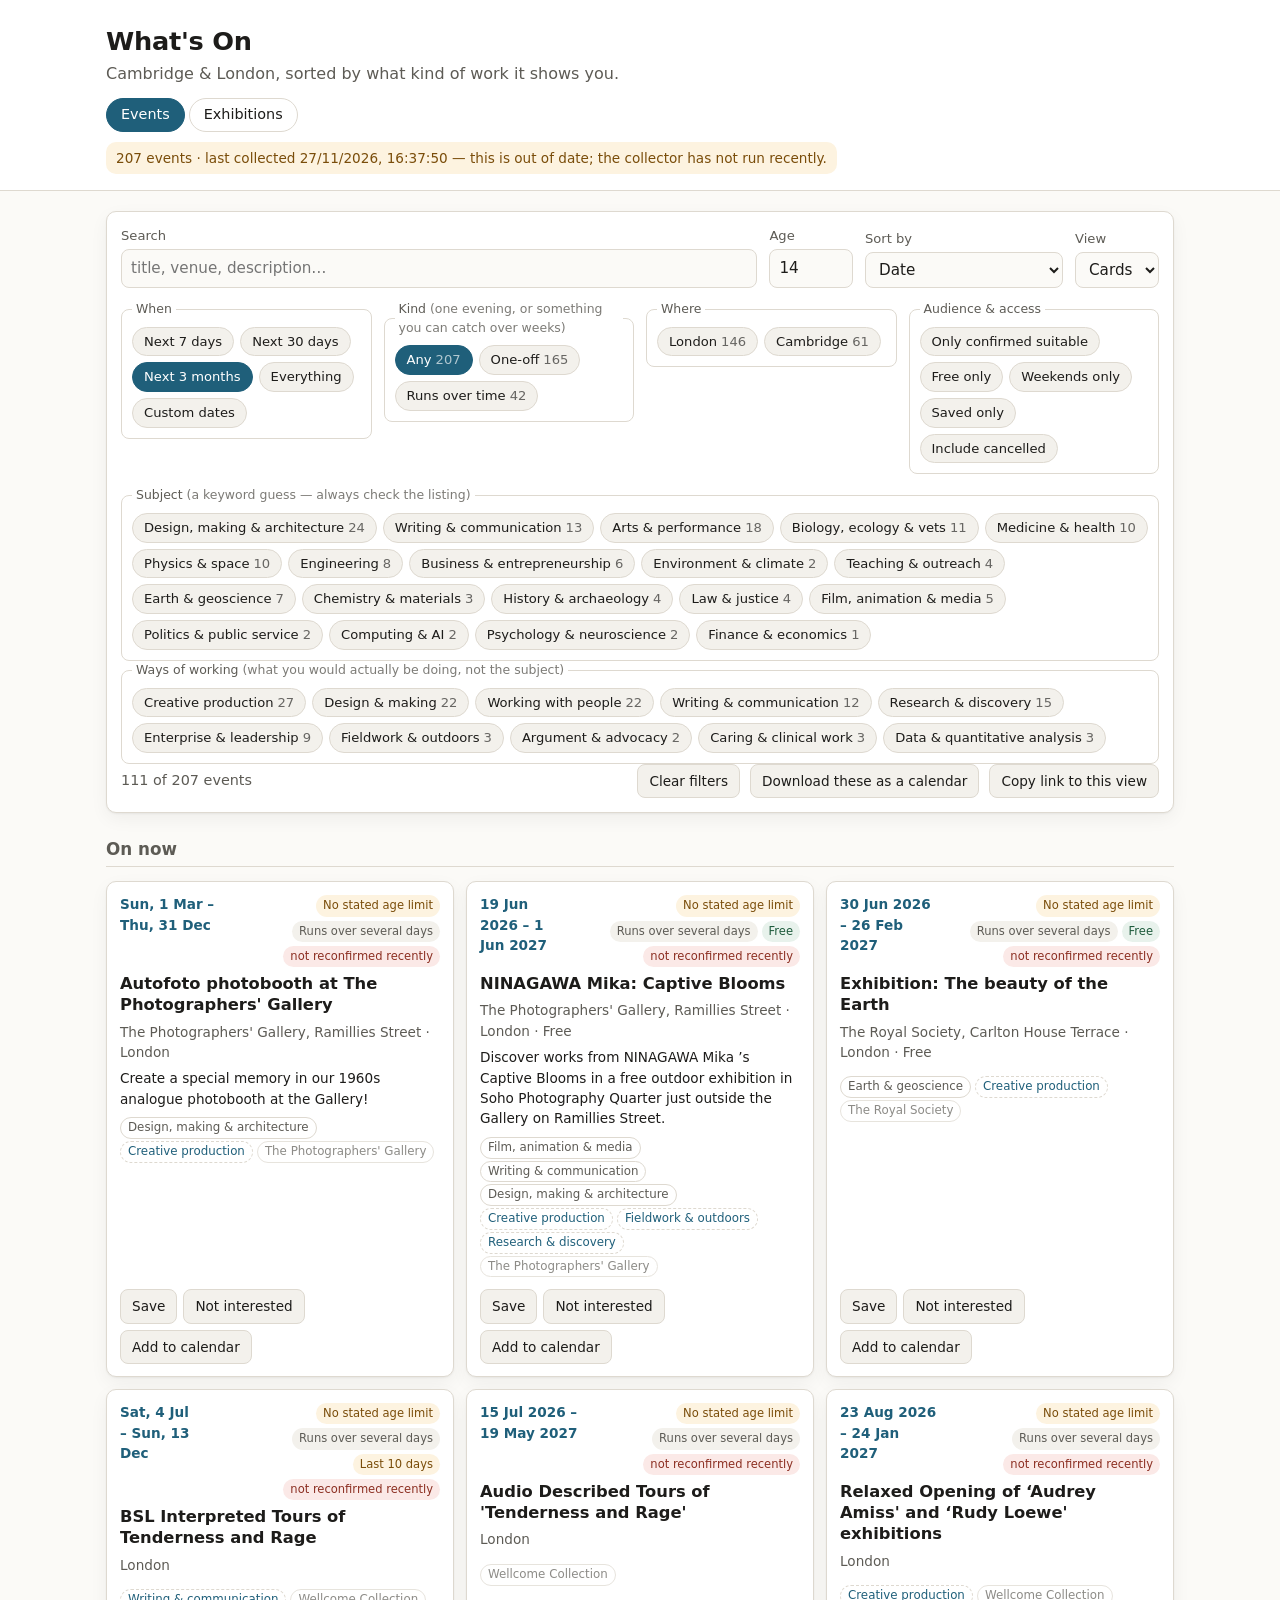
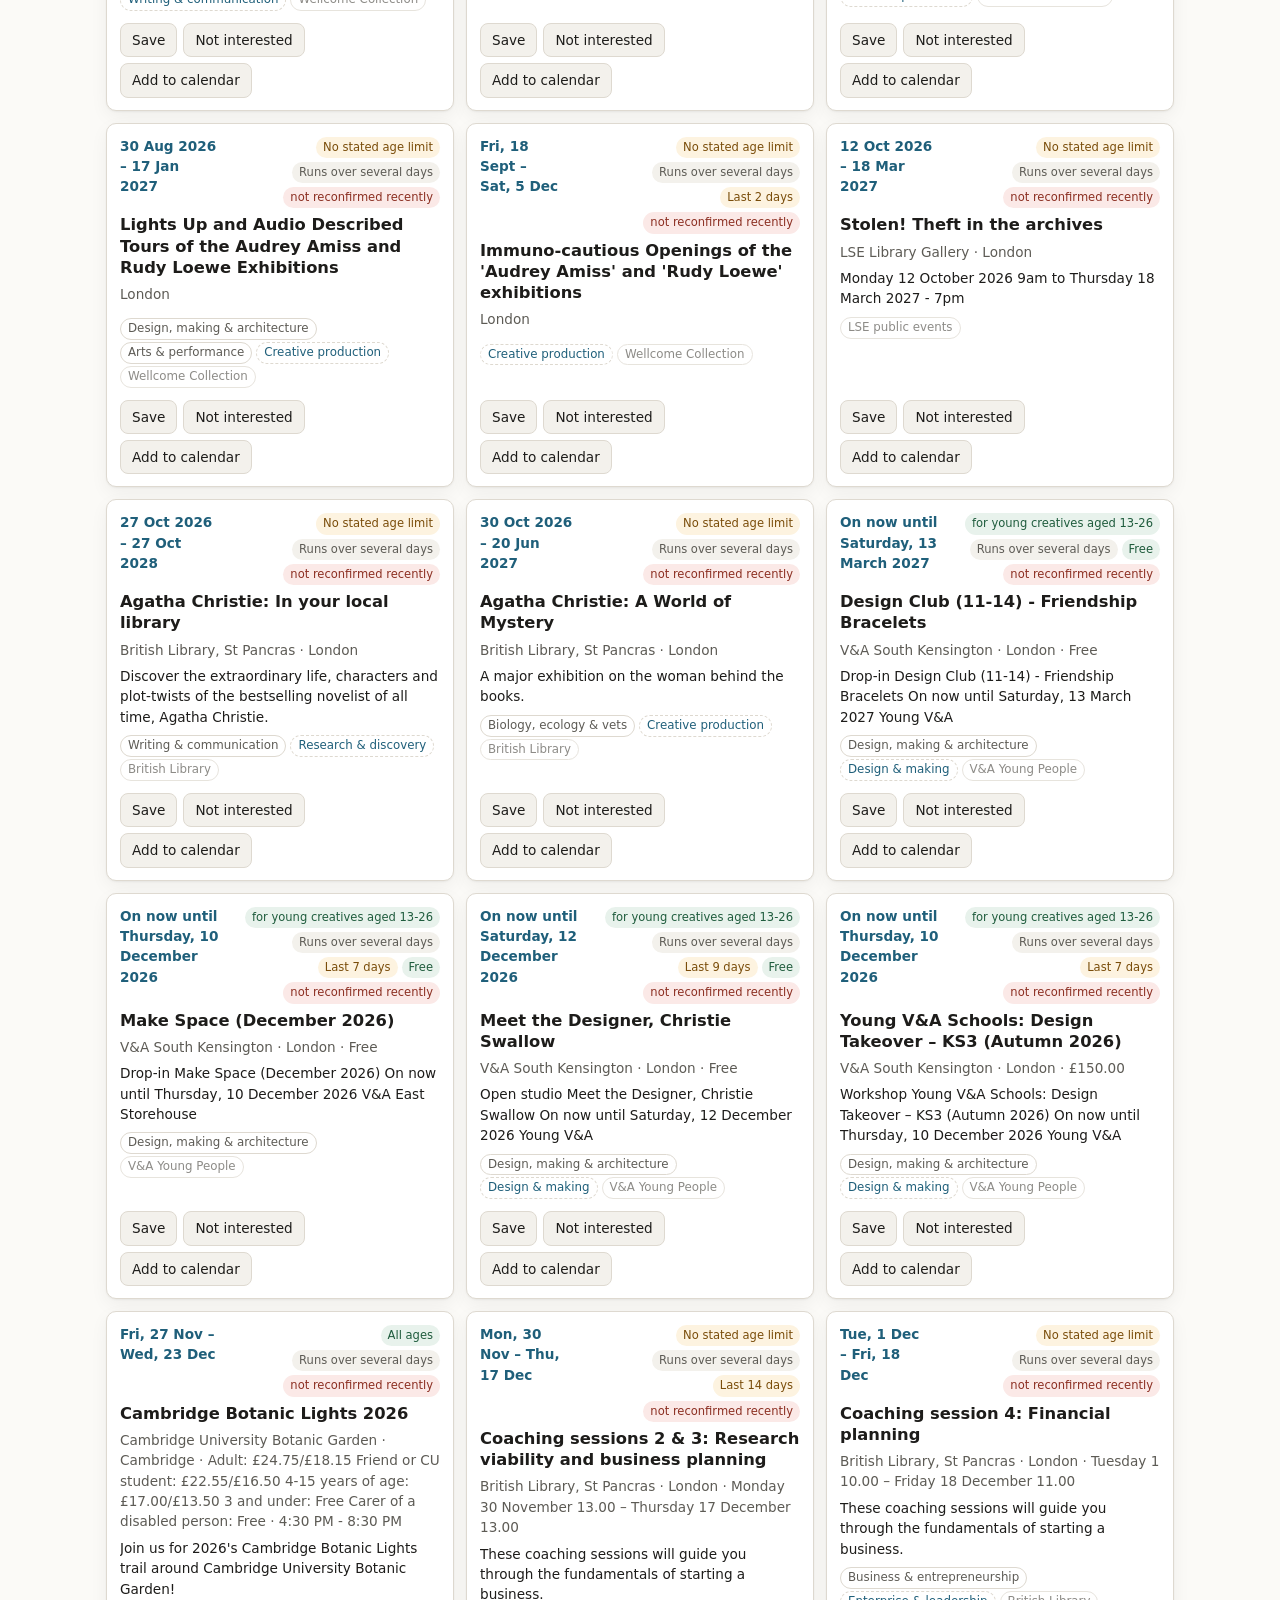
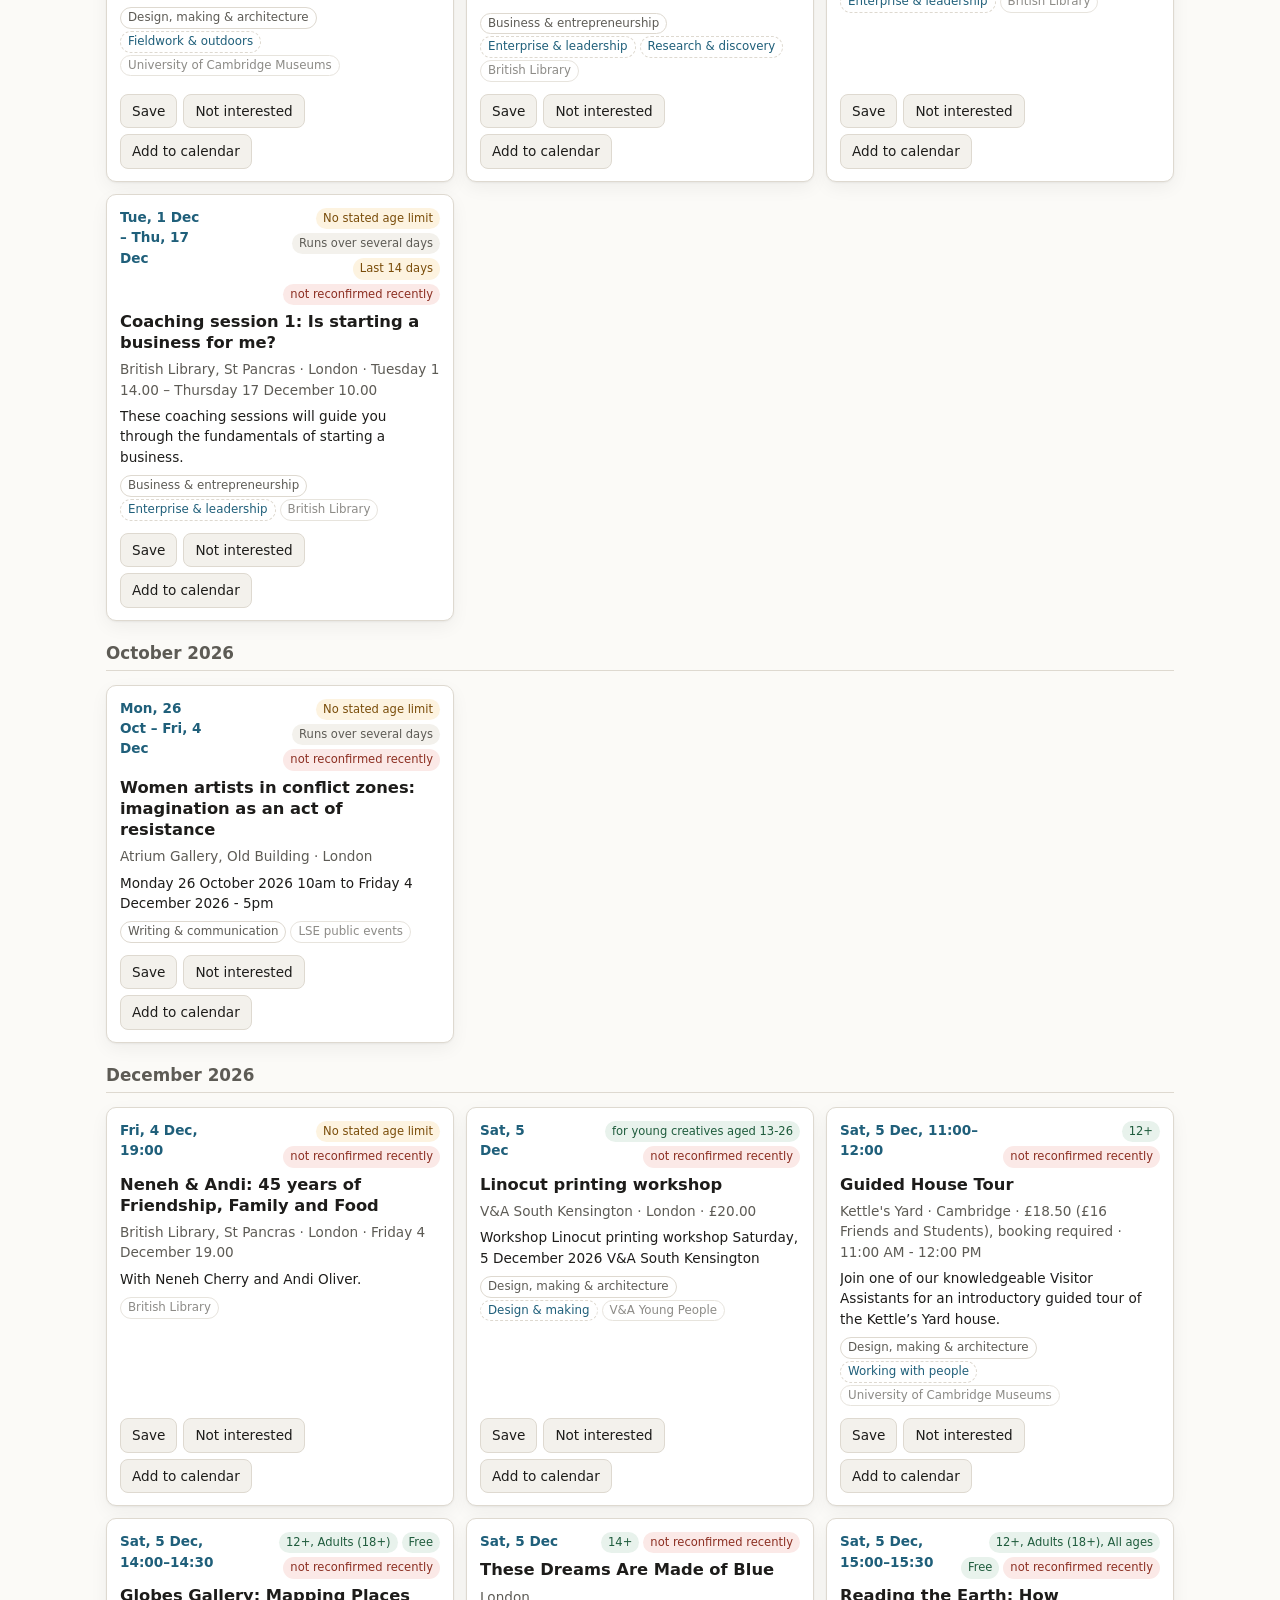
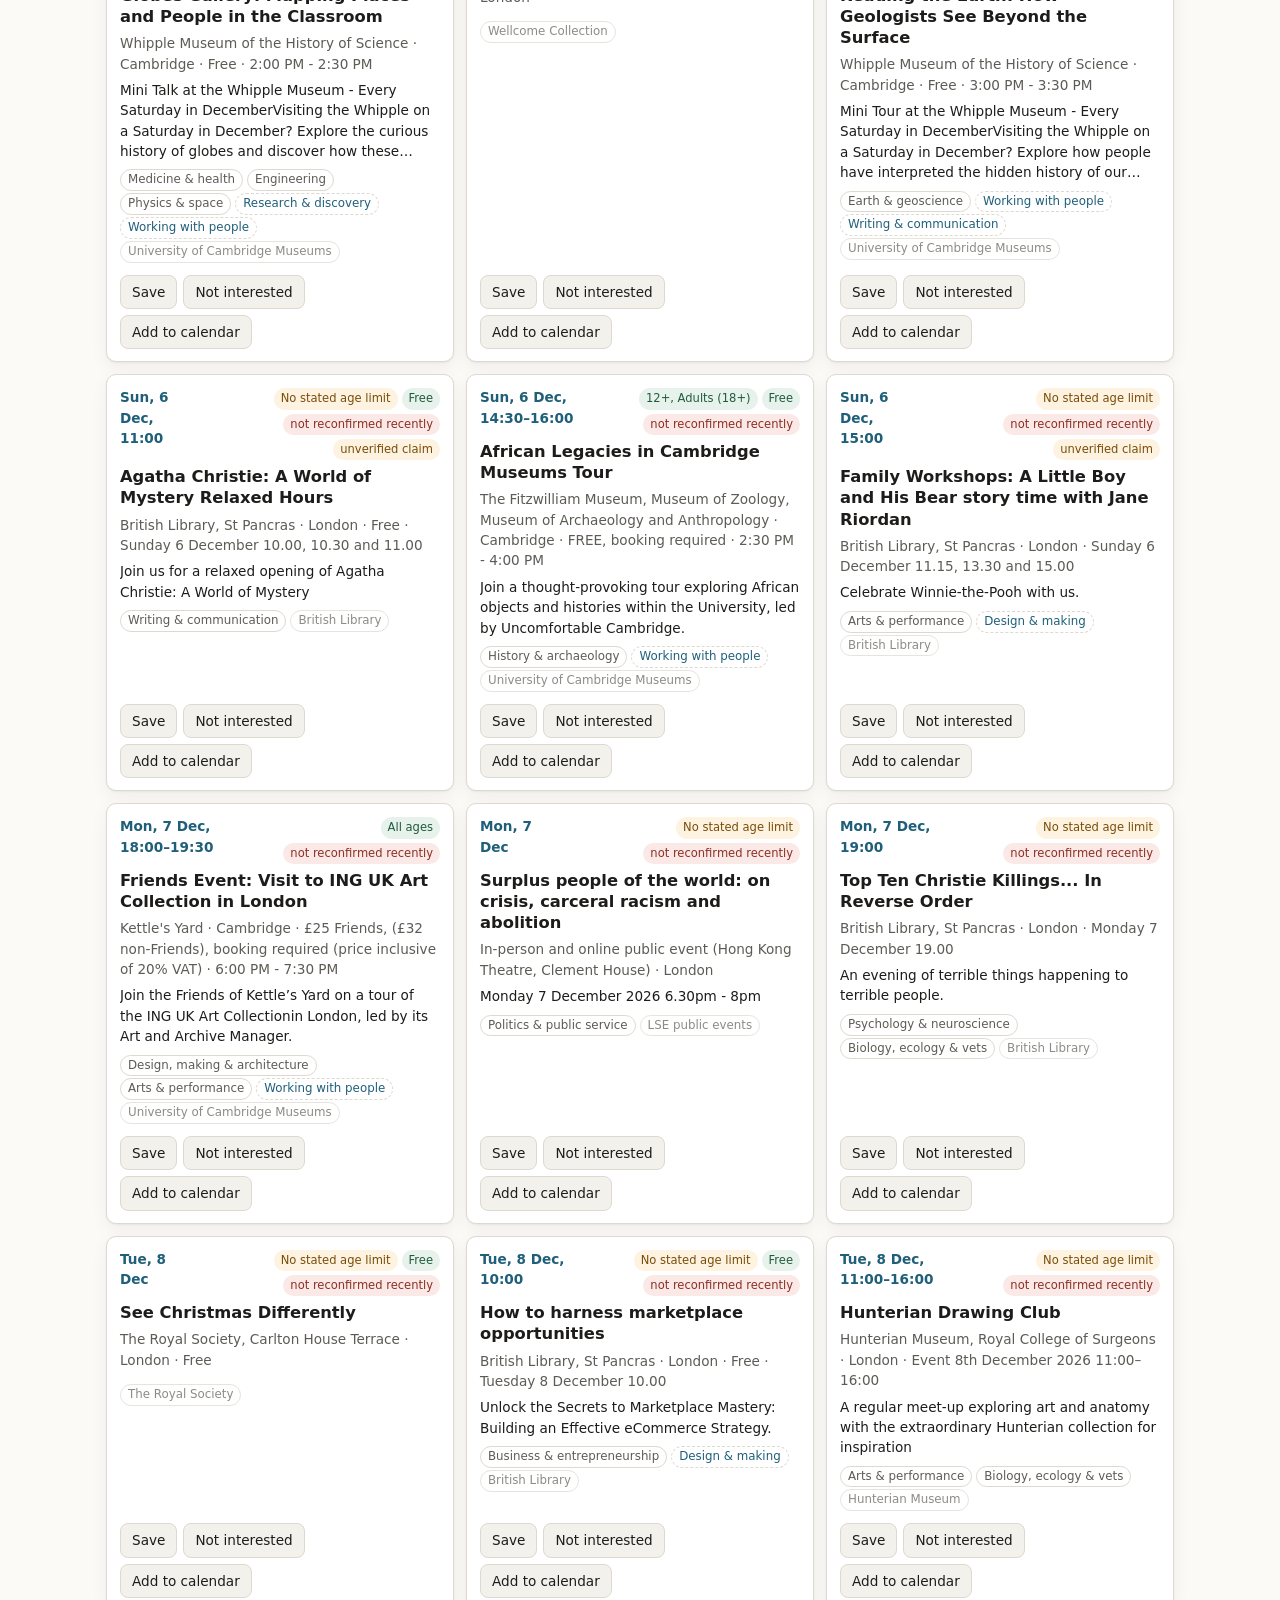
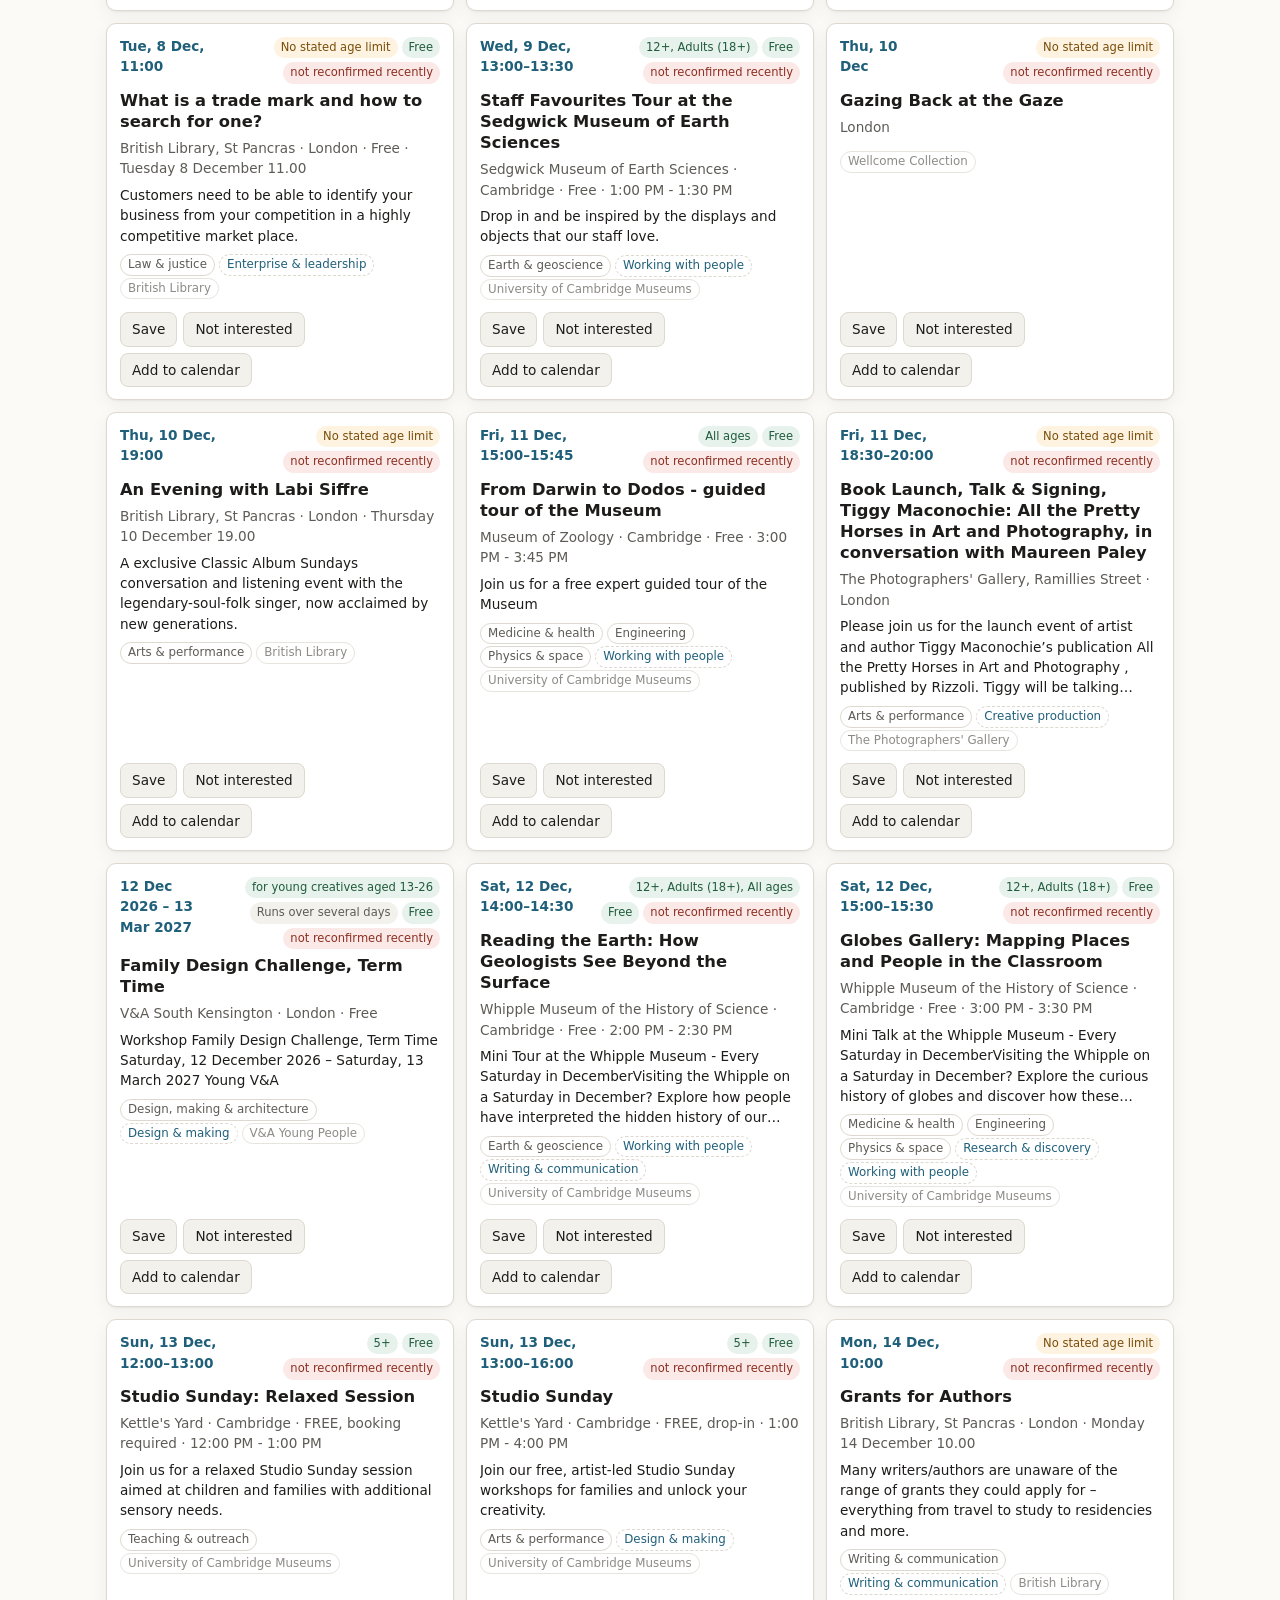
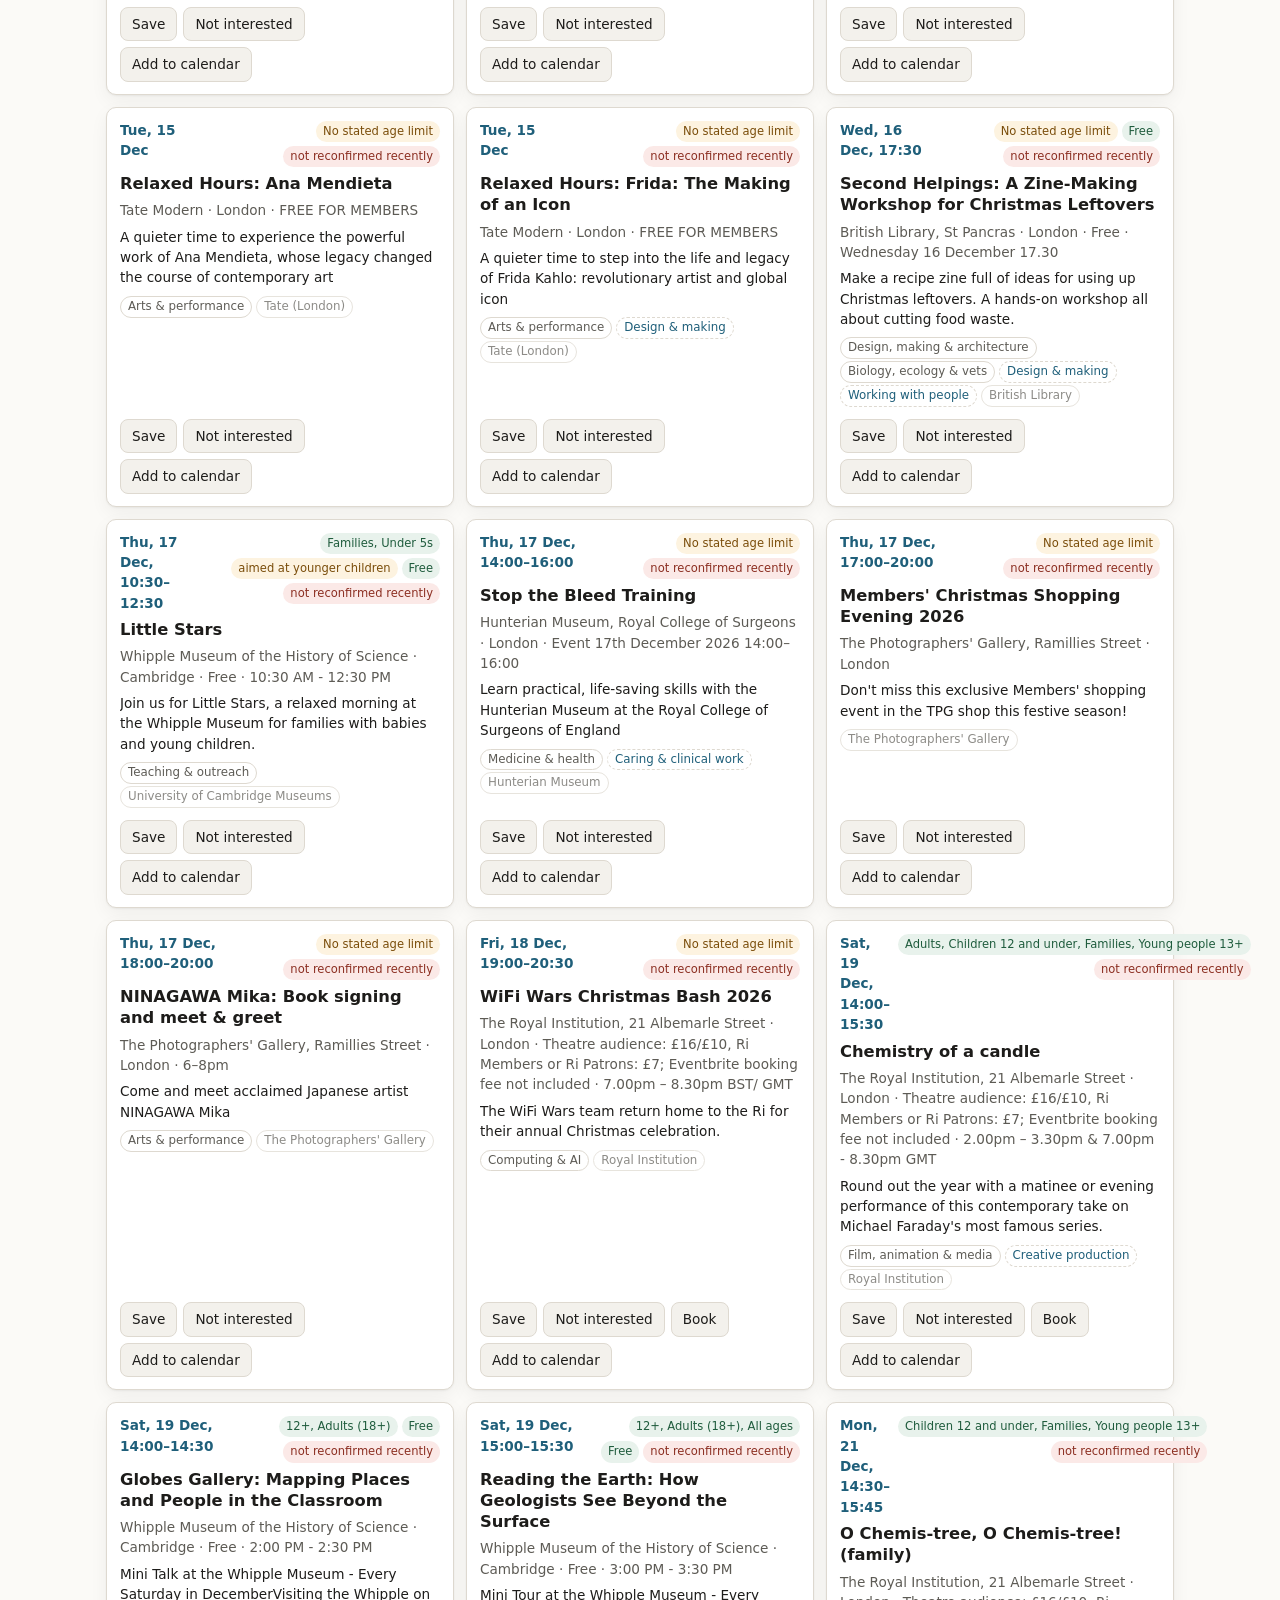
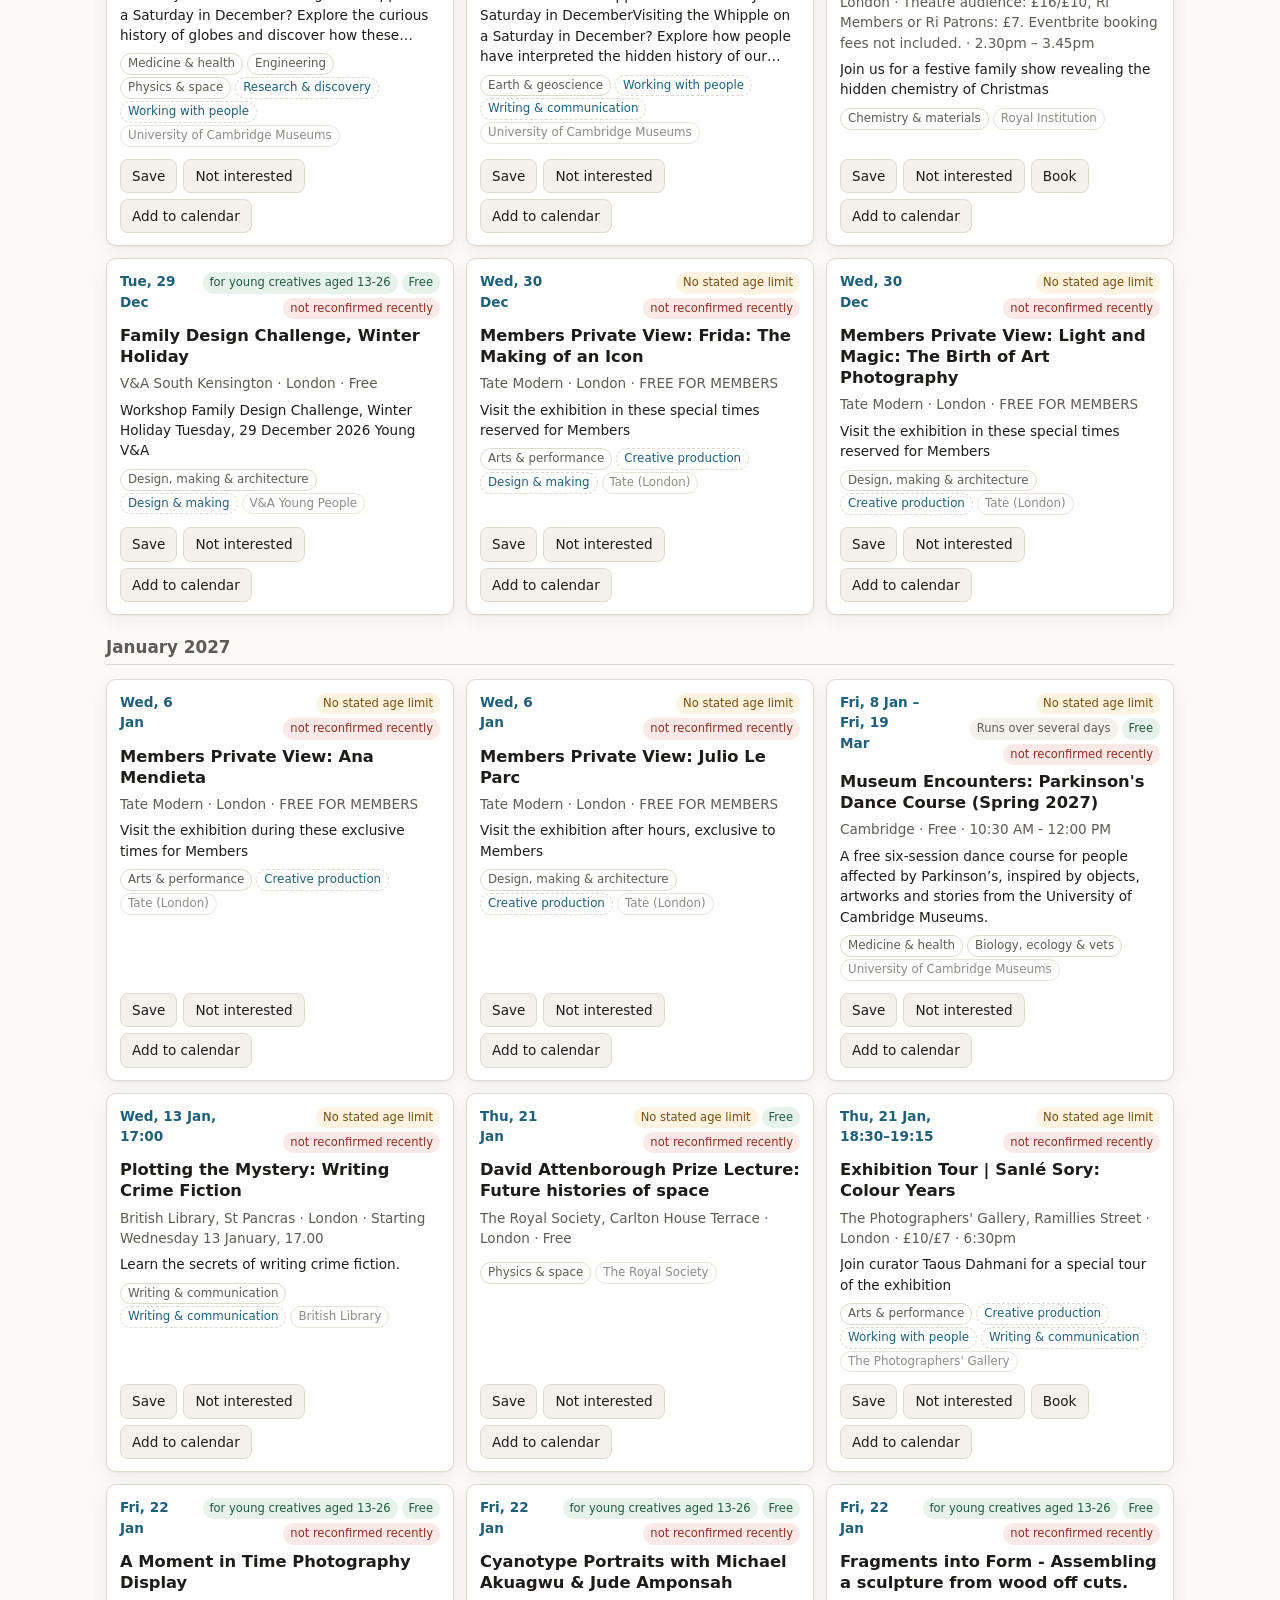
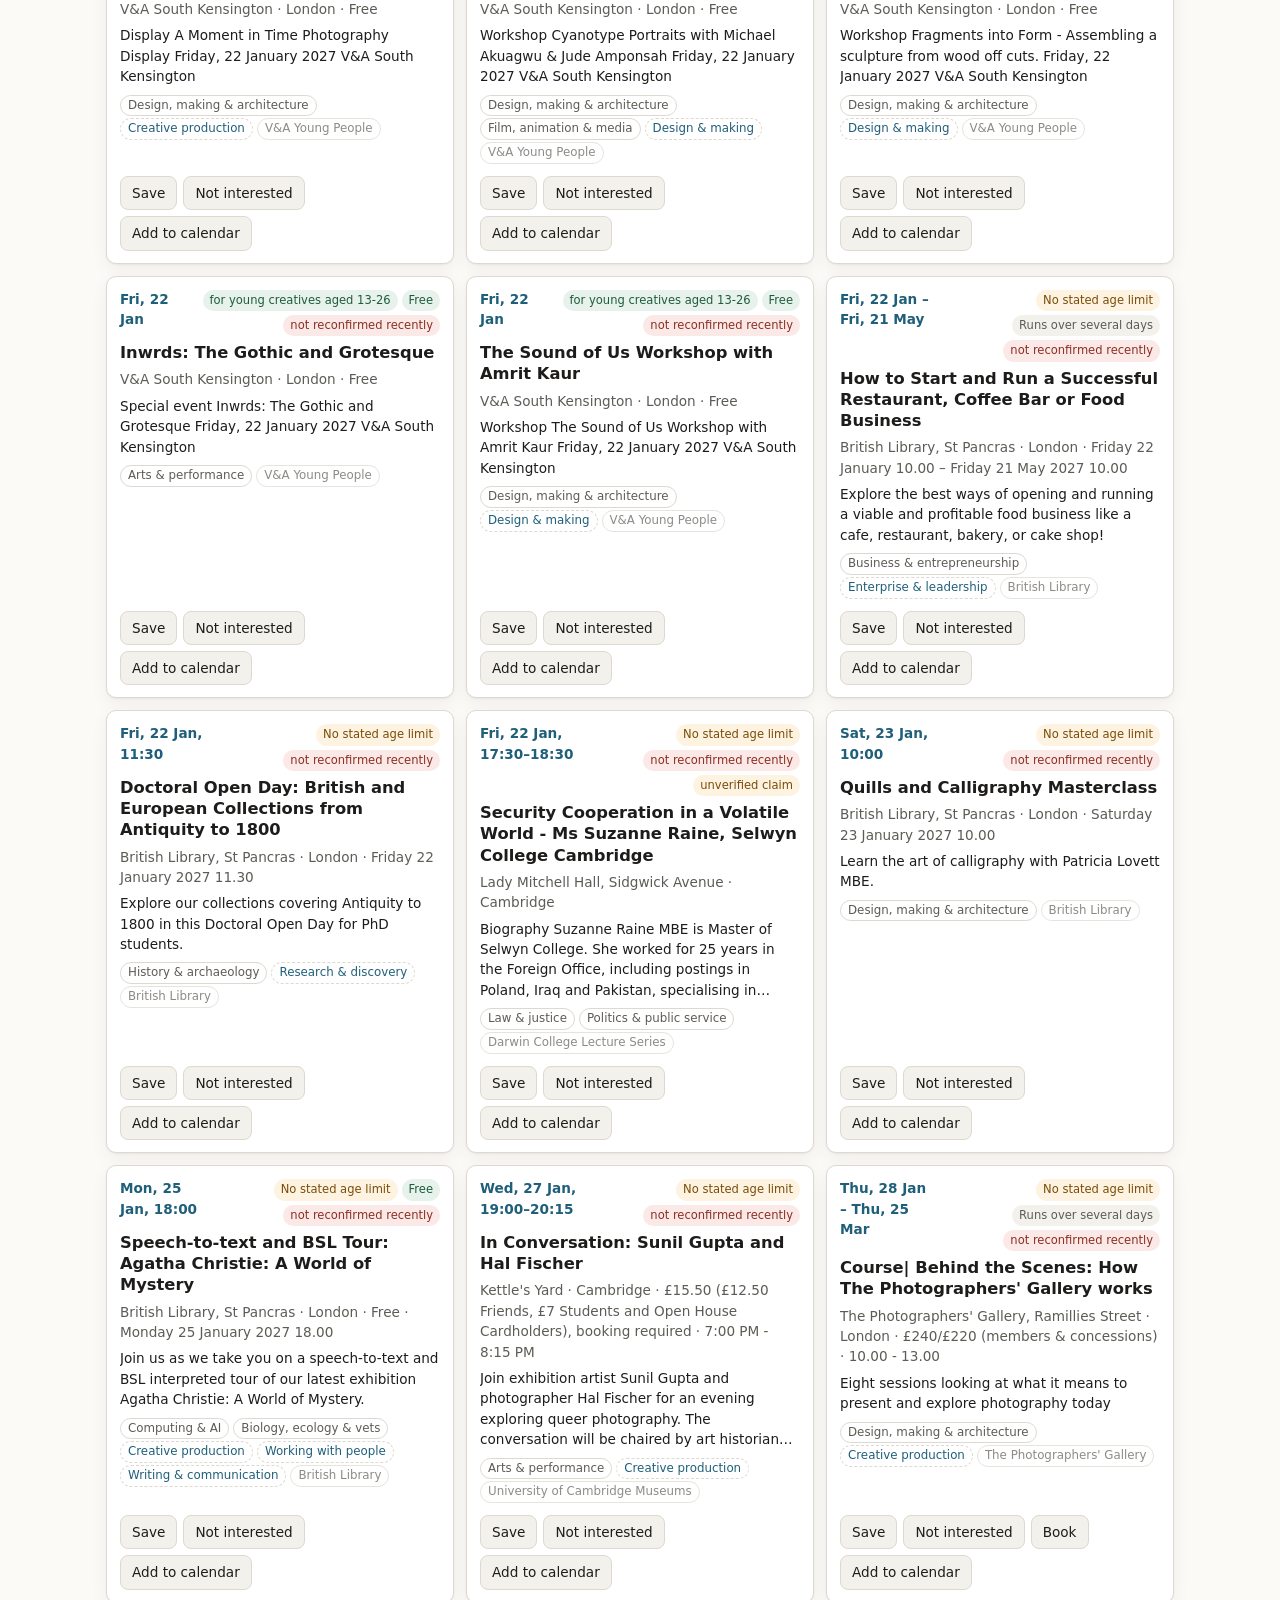
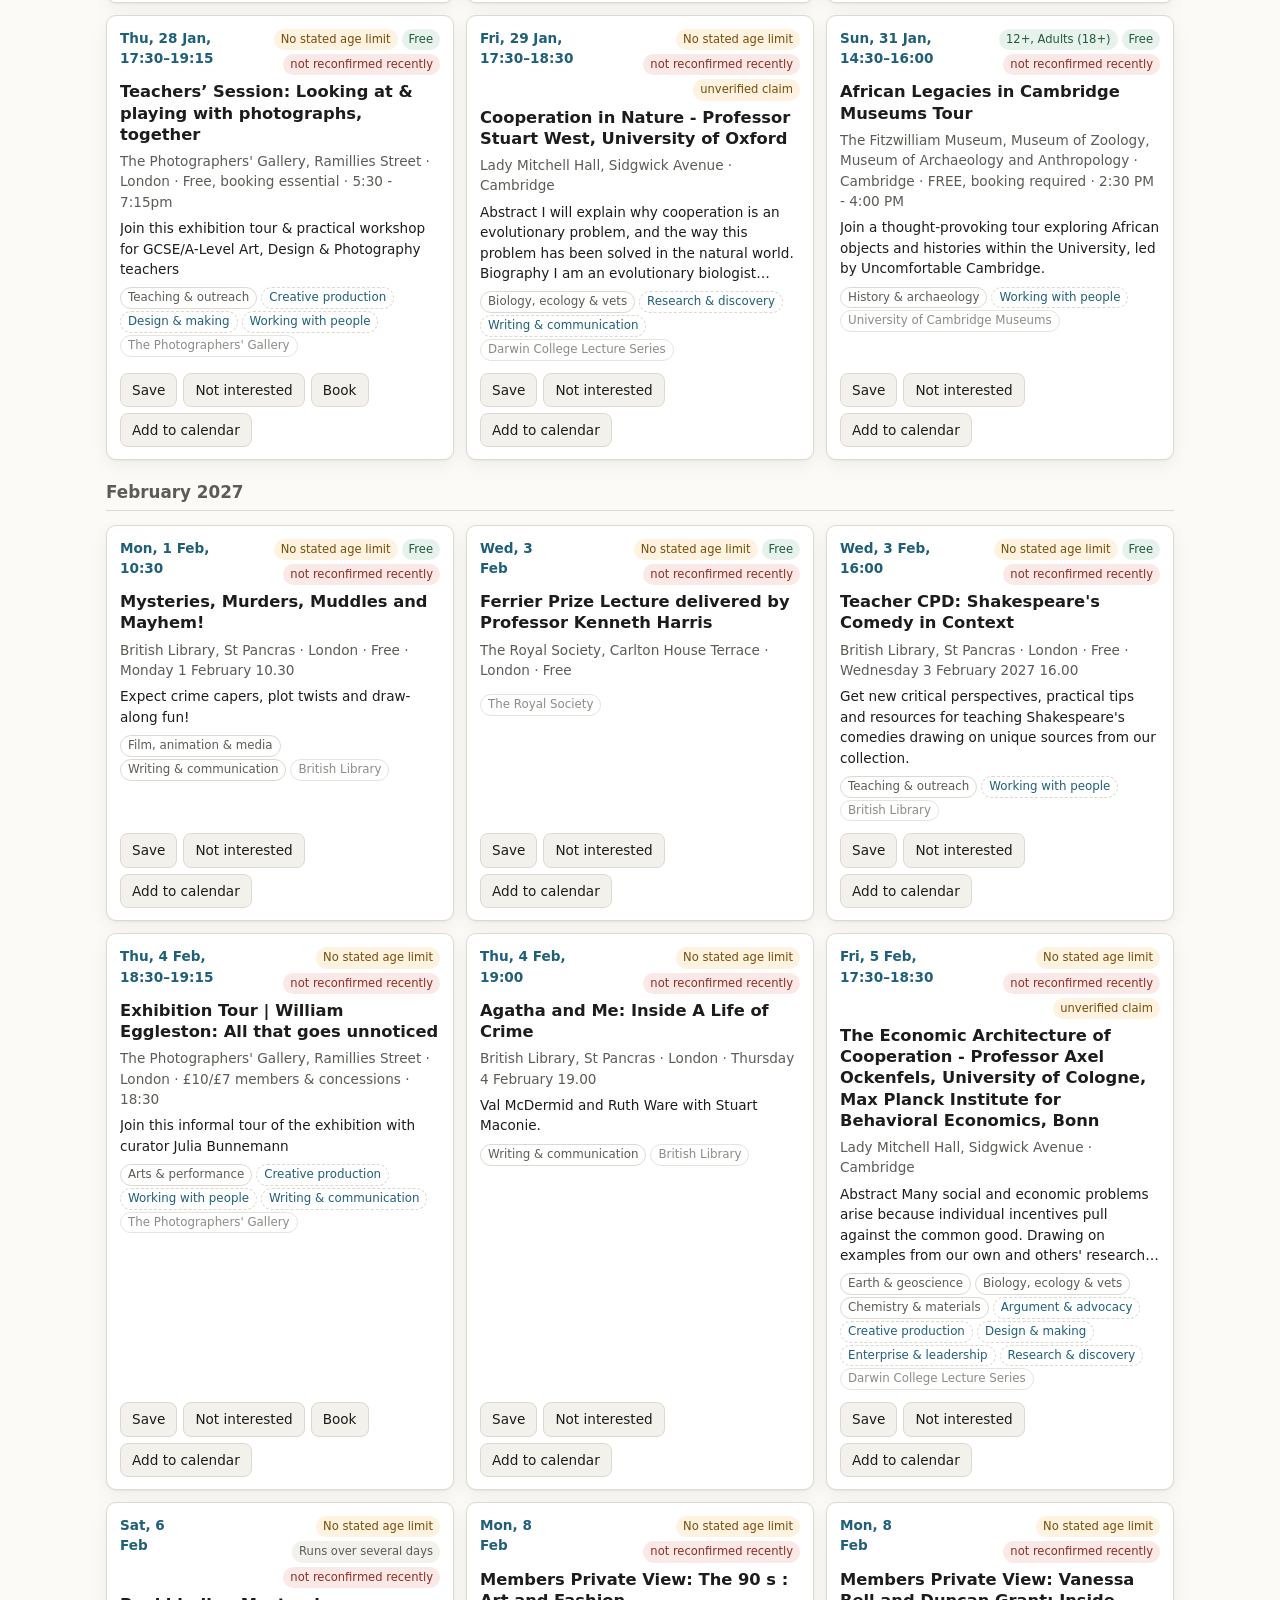
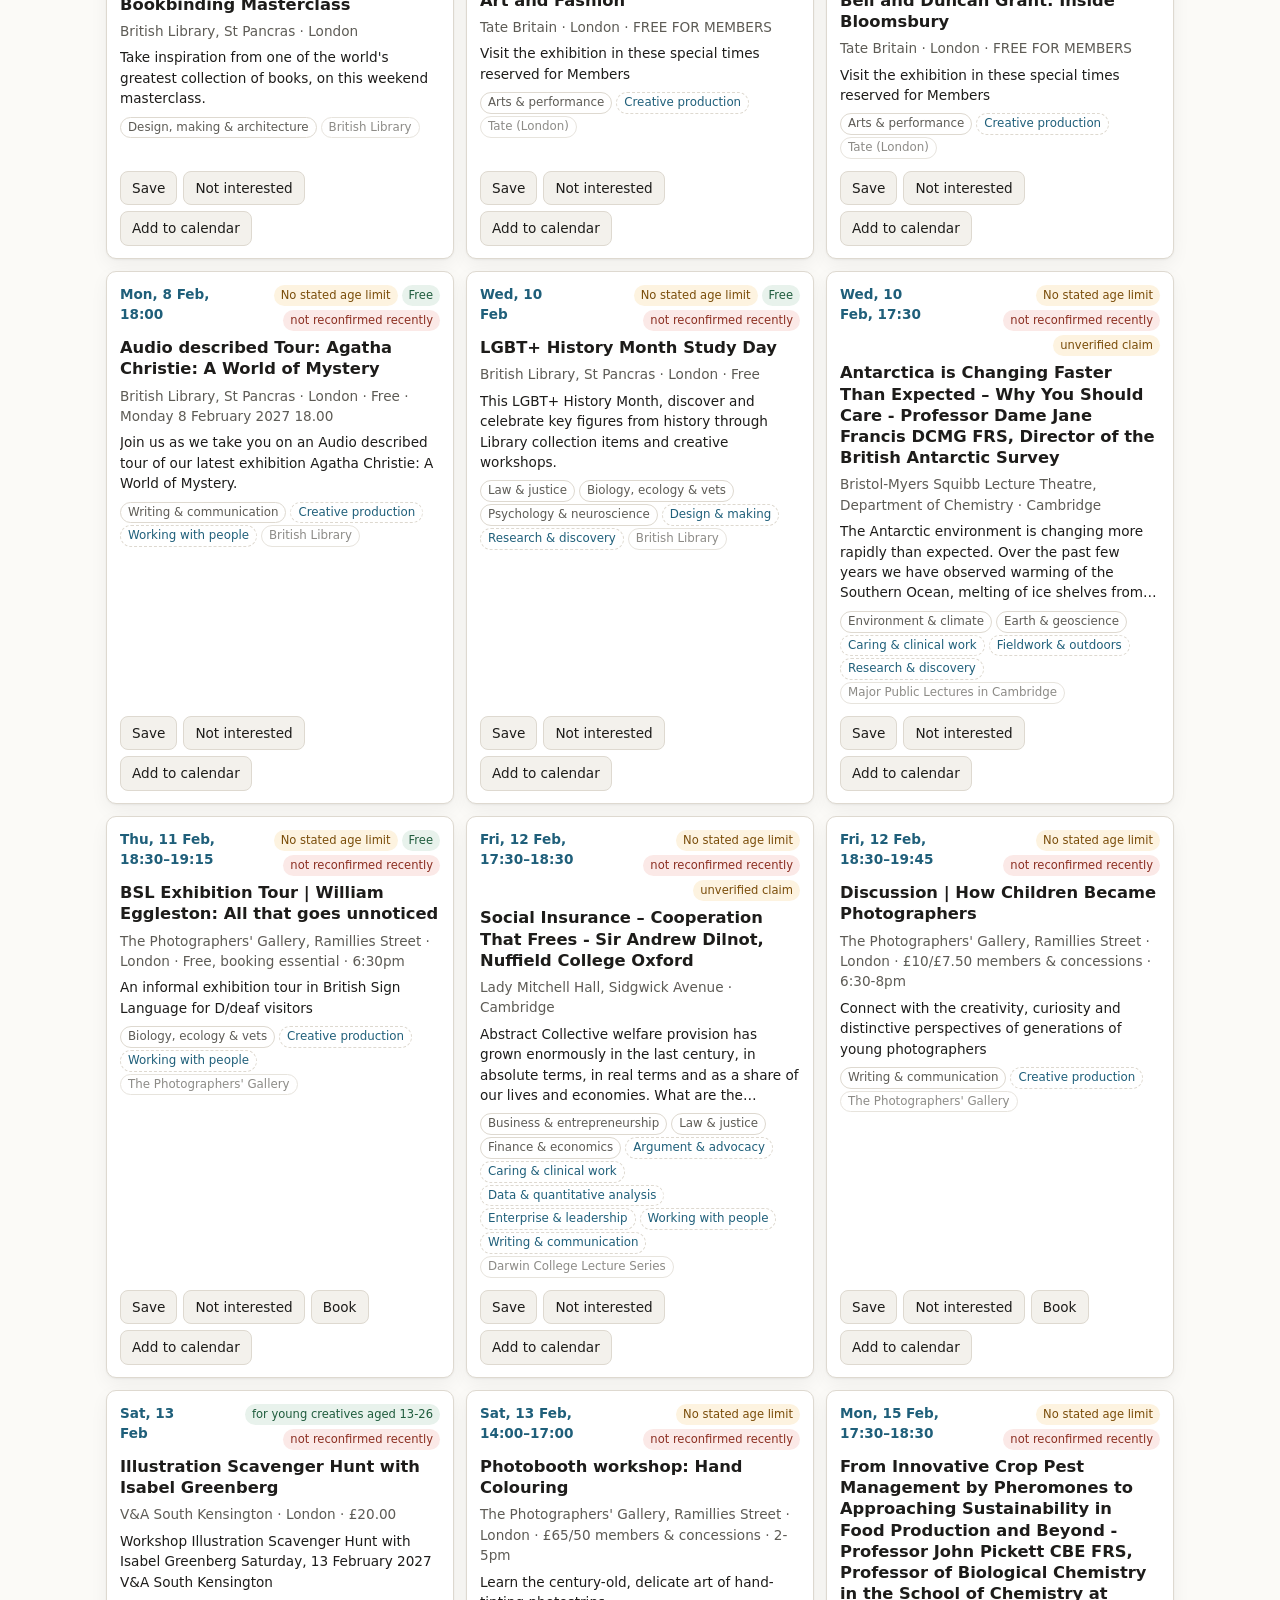
<file: docs/index.html>
<!DOCTYPE html>
<html lang="en-GB">
<head>
<meta charset="utf-8">
<meta name="viewport" content="width=device-width, initial-scale=1">
<title>What's On — Cambridge &amp; London</title>
<meta name="description" content="Events in Cambridge and London, filtered by age, place, date and the kind of work they show.">
<link rel="stylesheet" href="assets/styles.css">
<link rel="icon" href="data:image/svg+xml,<svg xmlns='http://www.w3.org/2000/svg' viewBox='0 0 16 16'><text y='13' font-size='13'>&#128197;</text></svg>">
</head>
<body data-page="events">
<a class="skip" href="#results">Skip to results</a>

<header class="topbar">
  <div class="wrap">
    <h1>What's On</h1>
    <p class="tagline">Cambridge &amp; London, sorted by what kind of work it shows you.</p>
    <nav class="pages" aria-label="Pages">
      <a href="./" aria-current="page">Events</a>
      <a href="exhibitions.html">Exhibitions</a>
    </nav>
    <p id="freshness" class="freshness" role="status"></p>
  </div>
</header>

<main class="wrap">

  <section class="controls" aria-label="Filters">
    <div class="row">
      <label class="grow">
        <span>Search</span>
        <input type="search" id="q" placeholder="title, venue, description&hellip;" autocomplete="off">
      </label>
      <label>
        <span>Age</span>
        <input type="number" id="age" min="0" max="99" step="1" value="14" inputmode="numeric">
      </label>
      <label>
        <span>Sort by</span>
        <select id="sort">
          <option value="date">Date</option>
          <option value="title">Title</option>
          <option value="price">Price (cheapest first)</option>
          <option value="city">Place</option>
          <option value="source">Source</option>
        </select>
      </label>
      <label>
        <span>View</span>
        <select id="view">
          <option value="cards">Cards</option>
          <option value="table">Table</option>
        </select>
      </label>
    </div>

    <div class="row facets">
      <fieldset>
        <legend>When</legend>
        <div class="chips" id="when"></div>
        <div class="dates" id="dates" hidden>
          <label><span>From</span><input type="date" id="from"></label>
          <label><span>To</span><input type="date" id="to"></label>
        </div>
      </fieldset>
      <fieldset>
        <legend>Kind <span class="hint">(one evening, or something you can catch over weeks)</span></legend>
        <div class="chips" id="shape"></div>
      </fieldset>
      <fieldset>
        <legend>Where</legend>
        <div class="chips" id="cities"></div>
      </fieldset>
      <fieldset>
        <legend>Audience &amp; access</legend>
        <div class="chips" id="flags"></div>
      </fieldset>
    </div>

    <fieldset>
      <legend>Subject <span class="hint">(a keyword guess — always check the listing)</span></legend>
      <div class="chips" id="careers"></div>
    </fieldset>

    <fieldset>
      <legend>Ways of working <span class="hint">(what you would actually be doing, not the subject)</span></legend>
      <div class="chips" id="styles"></div>
    </fieldset>

    <div class="row actions">
      <p id="count" role="status"></p>
      <button type="button" id="reset" class="ghost">Clear filters</button>
      <button type="button" id="restore" class="ghost" hidden>Restore hidden</button>
      <button type="button" id="ics" class="ghost">Download these as a calendar</button>
      <button type="button" id="share" class="ghost">Copy link to this view</button>
    </div>
  </section>

  <section id="results" aria-live="polite"></section>

  <details class="health">
    <summary>Every source, and how fresh it is</summary>
    <div id="sources"></div>
    <p class="note">
      This is the complete list — nothing reaches this page from a source that
      is not in it. Each row links to the venue's own listing, to the raw feed
      the collector reads, and to that source's terms, so any claim here can be
      traced back and checked. Run <code>python -m collector.verify</code> to
      have every source fetched, parsed and reported on demand.
    </p>
    <p class="note">
      A source that fails keeps its last good records, labelled with when they
      were last seen, and the others still refresh. Venues with nothing to list
      — a public gallery, a museum open on weekdays — are visited on every run
      and only claim what their page still says: an age rule or a price
      disappears from here when it disappears from the venue's page. Nothing on
      this site is typed in by hand. Even so, the link on each card is the
      authority, not this page.
    </p>
  </details>

</main>

<footer class="wrap">
  <p>Built from public listings and feeds. Times are Europe/London.
     <a href="https://github.com/vasilybelokurov/events-app">Source &amp; issues</a></p>
</footer>

<template id="card-tpl">
  <article class="card">
    <div class="card-head">
      <time class="when"></time>
      <span class="badges"></span>
    </div>
    <h3><a class="title" rel="noopener noreferrer"></a></h3>
    <p class="meta"></p>
    <p class="summary"></p>
    <p class="tags"></p>
    <div class="card-foot">
      <button type="button" class="save" aria-pressed="false">Save</button>
      <button type="button" class="hide">Not interested</button>
      <a class="book" rel="noopener noreferrer">Book</a>
      <button type="button" class="cal">Add to calendar</button>
    </div>
  </article>
</template>

<script src="assets/app.js"></script>
</body>
</html>
</file>
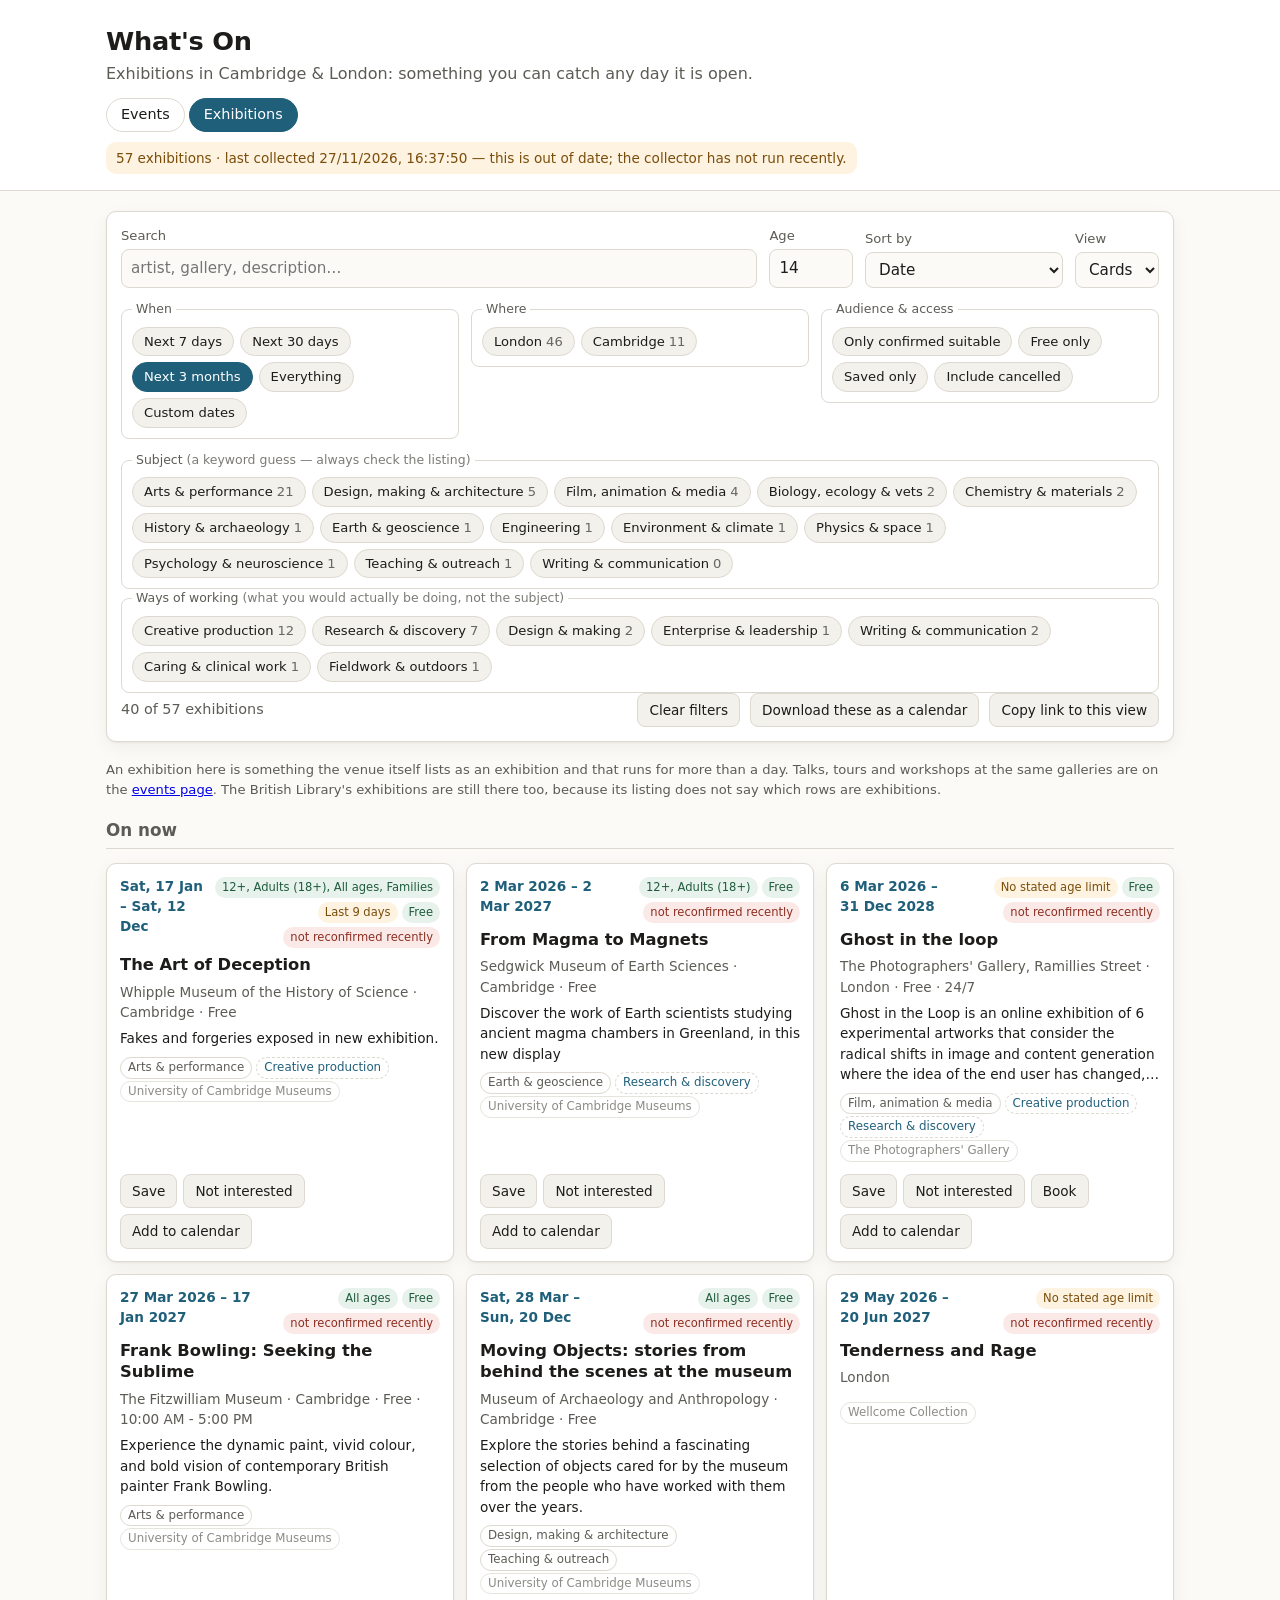
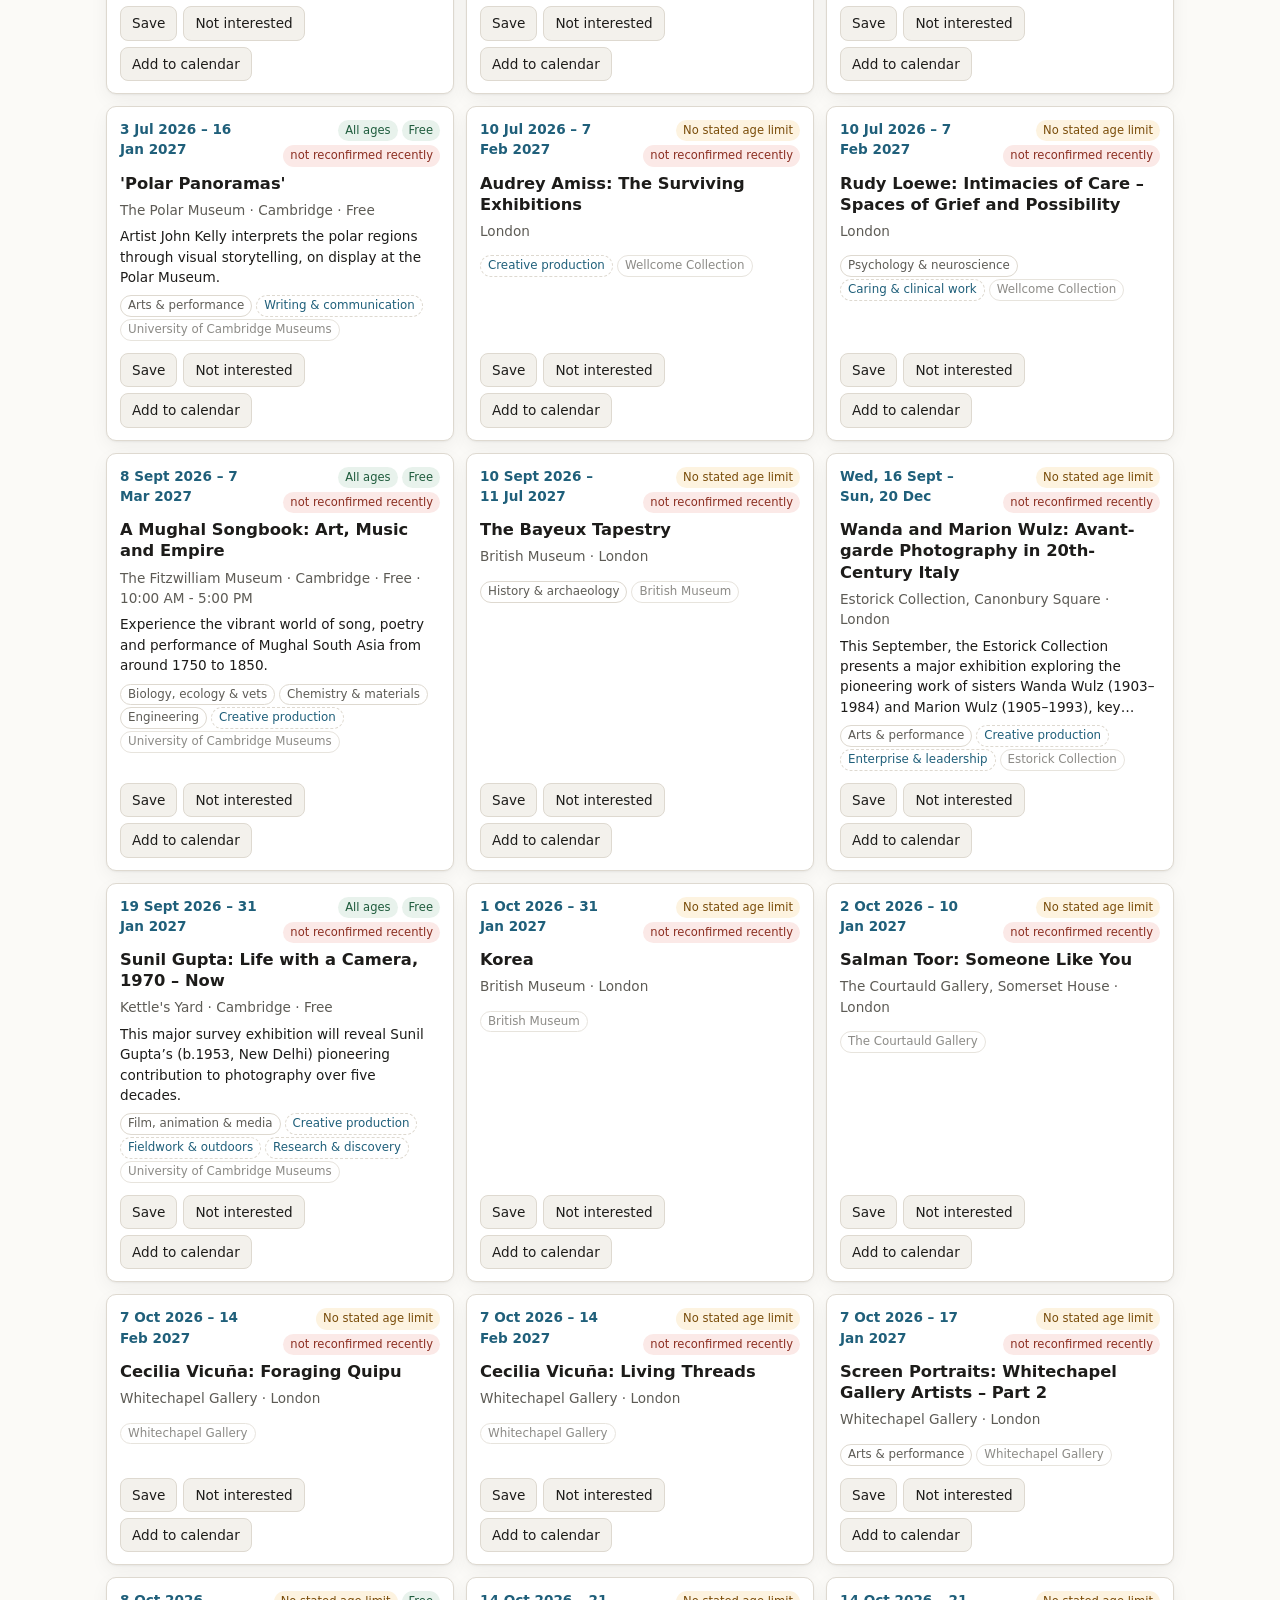
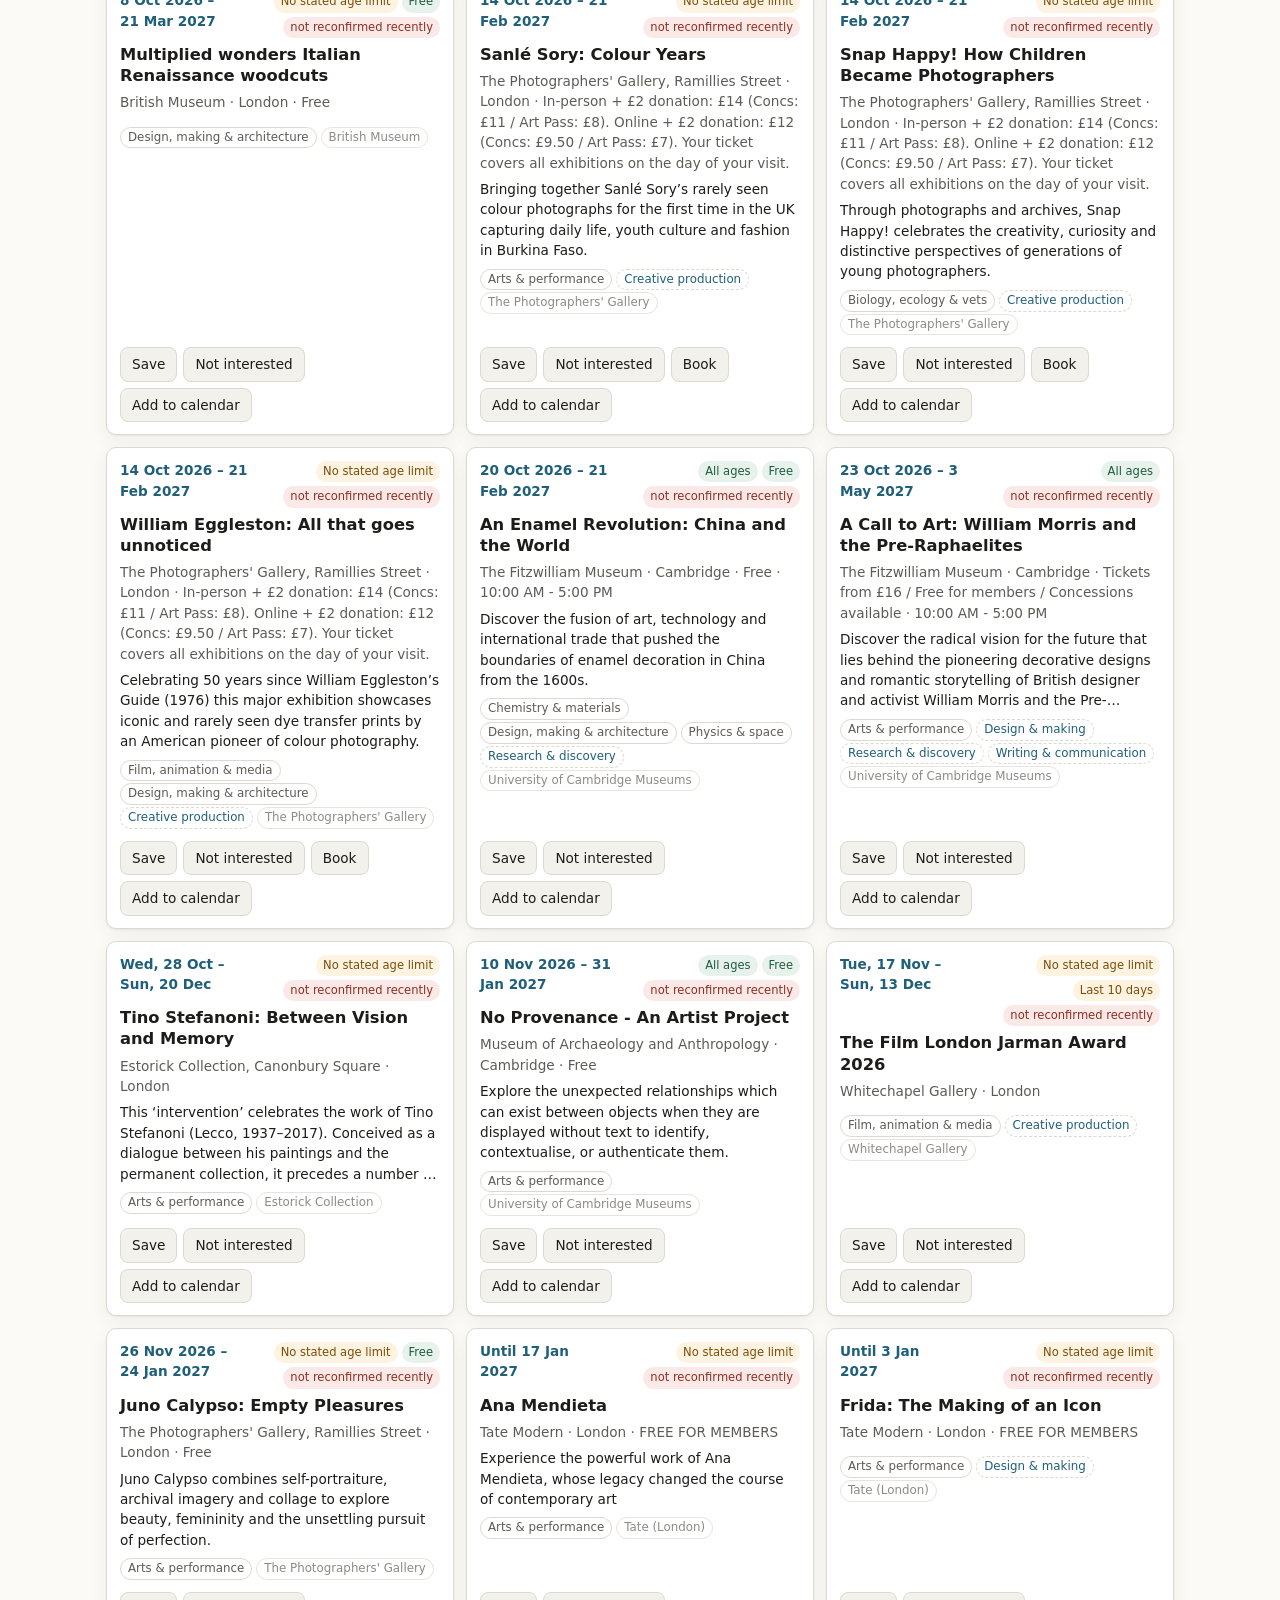
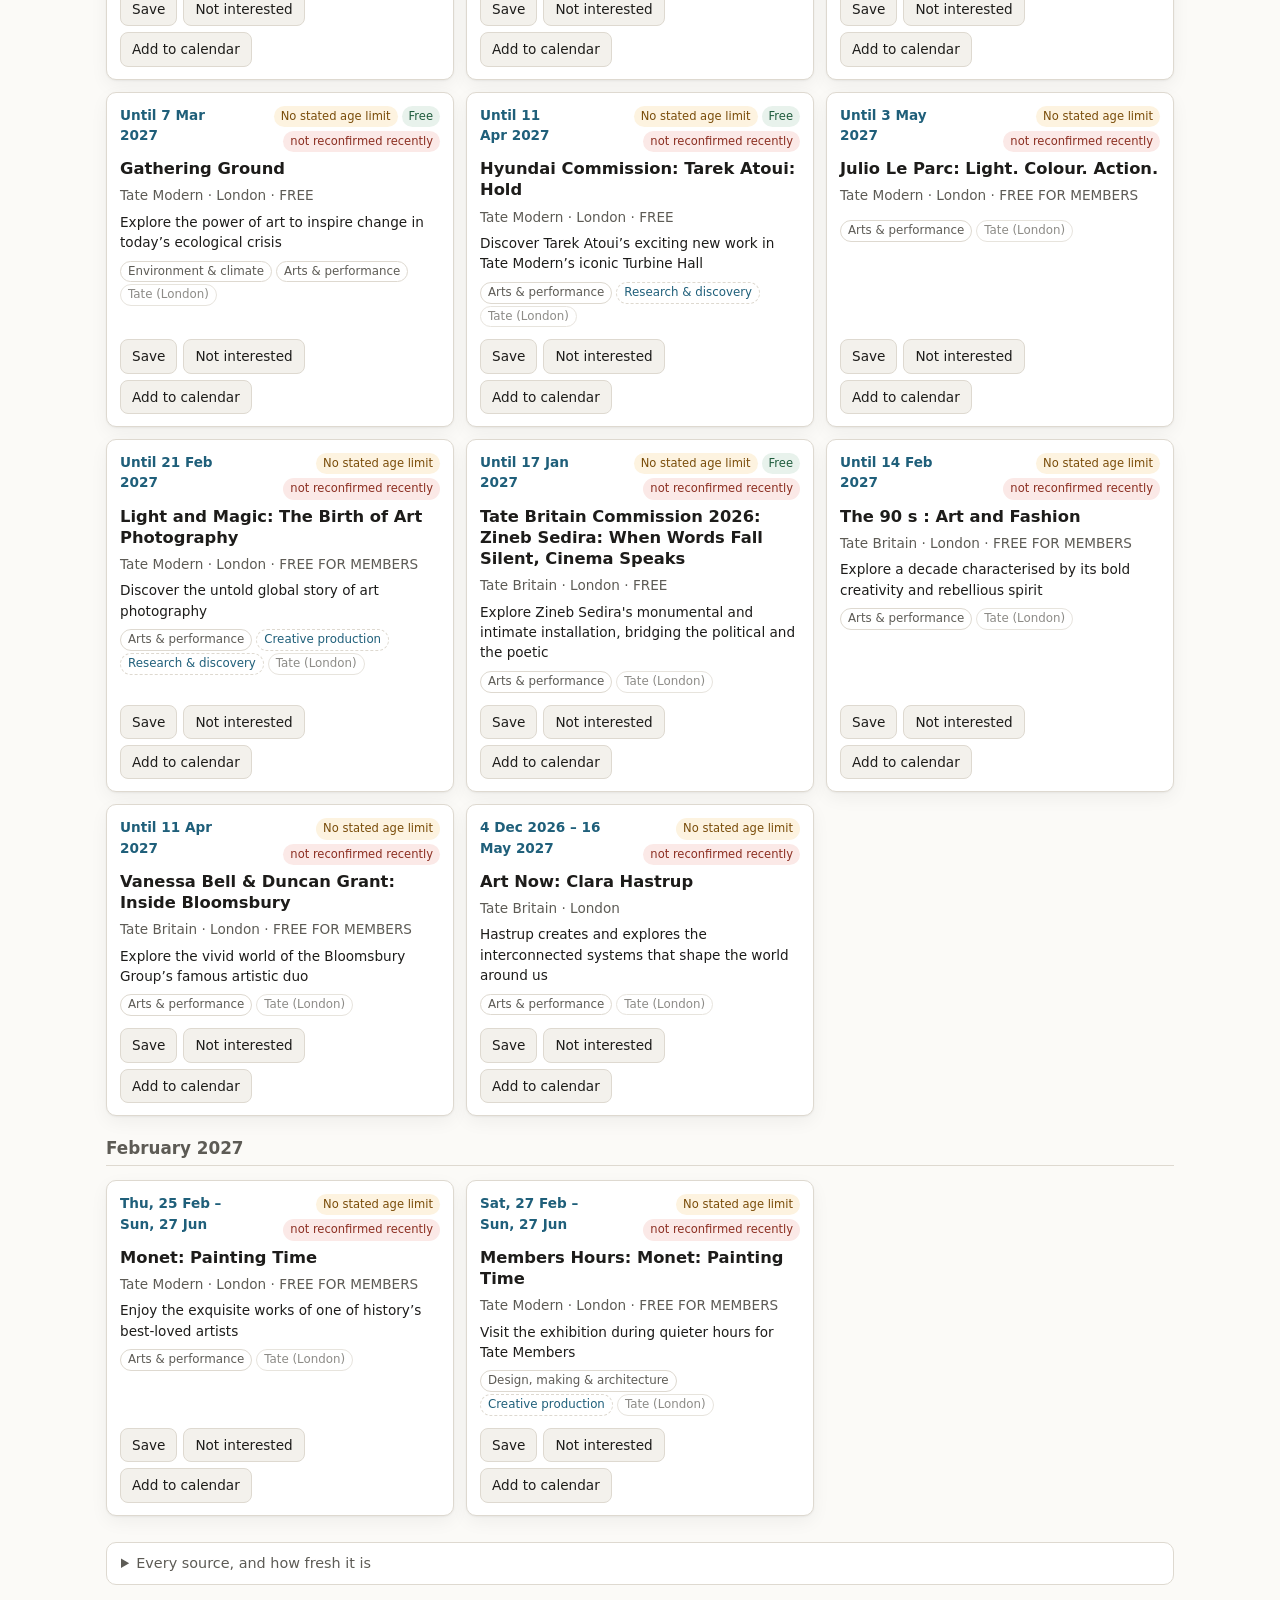
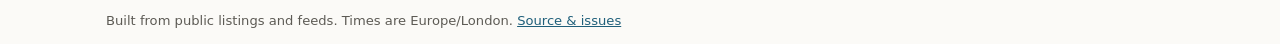
<file: docs/exhibitions.html>
<!DOCTYPE html>
<html lang="en-GB">
<head>
<meta charset="utf-8">
<meta name="viewport" content="width=device-width, initial-scale=1">
<title>Exhibitions — Cambridge &amp; London</title>
<meta name="description" content="Exhibitions on in Cambridge and London, filtered by age, place, date and the kind of work they show.">
<link rel="stylesheet" href="assets/styles.css">
<link rel="icon" href="data:image/svg+xml,<svg xmlns='http://www.w3.org/2000/svg' viewBox='0 0 16 16'><text y='13' font-size='13'>&#128197;</text></svg>">
</head>
<body data-page="exhibitions">
<a class="skip" href="#results">Skip to results</a>

<header class="topbar">
  <div class="wrap">
    <h1>What's On</h1>
    <p class="tagline">Exhibitions in Cambridge &amp; London: something you can catch any day it is open.</p>
    <nav class="pages" aria-label="Pages">
      <a href="./">Events</a>
      <a href="exhibitions.html" aria-current="page">Exhibitions</a>
    </nav>
    <p id="freshness" class="freshness" role="status"></p>
  </div>
</header>

<main class="wrap">

  <section class="controls" aria-label="Filters">
    <div class="row">
      <label class="grow">
        <span>Search</span>
        <input type="search" id="q" placeholder="artist, gallery, description&hellip;" autocomplete="off">
      </label>
      <label>
        <span>Age</span>
        <input type="number" id="age" min="0" max="99" step="1" value="14" inputmode="numeric">
      </label>
      <label>
        <span>Sort by</span>
        <select id="sort">
          <option value="date">Date</option>
          <option value="closing">Closing soonest</option>
          <option value="title">Title</option>
          <option value="price">Price (cheapest first)</option>
          <option value="city">Place</option>
          <option value="source">Source</option>
        </select>
      </label>
      <label>
        <span>View</span>
        <select id="view">
          <option value="cards">Cards</option>
          <option value="table">Table</option>
        </select>
      </label>
    </div>

    <div class="row facets">
      <fieldset>
        <legend>When</legend>
        <div class="chips" id="when"></div>
        <div class="dates" id="dates" hidden>
          <label><span>From</span><input type="date" id="from"></label>
          <label><span>To</span><input type="date" id="to"></label>
        </div>
      </fieldset>
      <fieldset>
        <legend>Where</legend>
        <div class="chips" id="cities"></div>
      </fieldset>
      <fieldset>
        <legend>Audience &amp; access</legend>
        <div class="chips" id="flags"></div>
      </fieldset>
    </div>

    <fieldset>
      <legend>Subject <span class="hint">(a keyword guess — always check the listing)</span></legend>
      <div class="chips" id="careers"></div>
    </fieldset>

    <fieldset>
      <legend>Ways of working <span class="hint">(what you would actually be doing, not the subject)</span></legend>
      <div class="chips" id="styles"></div>
    </fieldset>

    <div class="row actions">
      <p id="count" role="status"></p>
      <button type="button" id="reset" class="ghost">Clear filters</button>
      <button type="button" id="restore" class="ghost" hidden>Restore hidden</button>
      <button type="button" id="ics" class="ghost">Download these as a calendar</button>
      <button type="button" id="share" class="ghost">Copy link to this view</button>
    </div>
  </section>

  <p class="note scope">
    An exhibition here is something the venue itself lists as an exhibition
    and that runs for more than a day. Talks, tours and workshops at the same
    galleries are on the <a href="./">events page</a>. The British Library's
    exhibitions are still there too, because its listing does not say which
    rows are exhibitions.
  </p>

  <section id="results" aria-live="polite"></section>

  <details class="health">
    <summary>Every source, and how fresh it is</summary>
    <div id="sources"></div>
    <p class="note">
      This is the complete list — nothing reaches this page from a source that
      is not in it. Each row links to the venue's own listing, to the raw feed
      the collector reads, and to that source's terms, so any claim here can be
      traced back and checked. Run <code>python -m collector.verify</code> to
      have every source fetched, parsed and reported on demand.
    </p>
    <p class="note">
      A source that fails keeps its last good records, labelled with when they
      were last seen, and the others still refresh. Venues with nothing to list
      — a public gallery, a museum open on weekdays — are visited on every run
      and only claim what their page still says: an age rule or a price
      disappears from here when it disappears from the venue's page. Nothing on
      this site is typed in by hand. Even so, the link on each card is the
      authority, not this page.
    </p>
  </details>

</main>

<footer class="wrap">
  <p>Built from public listings and feeds. Times are Europe/London.
     <a href="https://github.com/vasilybelokurov/events-app">Source &amp; issues</a></p>
</footer>

<template id="card-tpl">
  <article class="card">
    <div class="card-head">
      <time class="when"></time>
      <span class="badges"></span>
    </div>
    <h3><a class="title" rel="noopener noreferrer"></a></h3>
    <p class="meta"></p>
    <p class="summary"></p>
    <p class="tags"></p>
    <div class="card-foot">
      <button type="button" class="save" aria-pressed="false">Save</button>
      <button type="button" class="hide">Not interested</button>
      <a class="book" rel="noopener noreferrer">Book</a>
      <button type="button" class="cal">Add to calendar</button>
    </div>
  </article>
</template>

<script src="assets/app.js"></script>
</body>
</html>
</file>
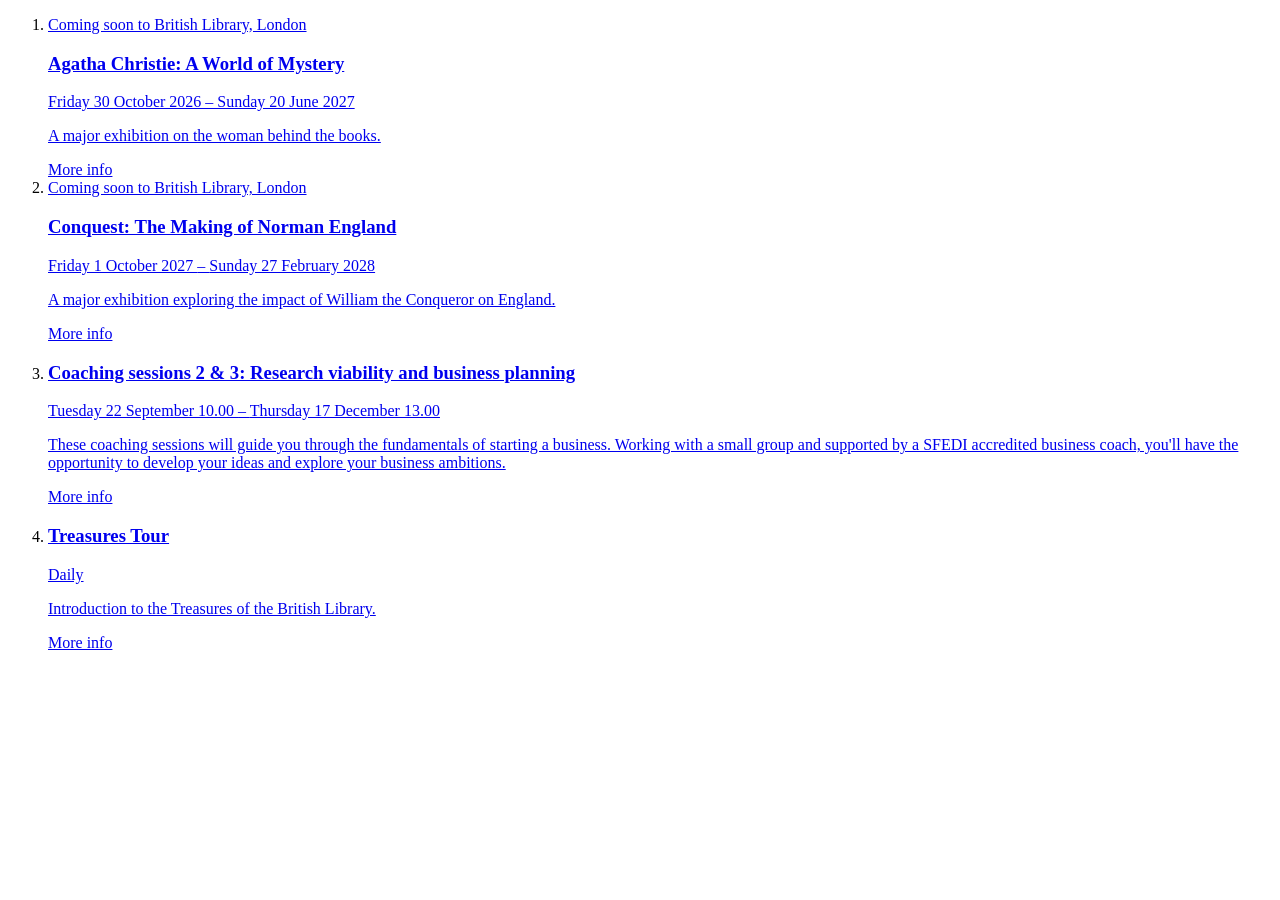
<file: tests/fixtures/british_library_p1.html>
<!doctype html><html><head><title>What's on | British Library</title></head><body><ol class="o-grid">
<li class="o-grid__item h-colspan--221">
 <a class="c-media c-media--link c-media--event" href="https://events.bl.uk/exhibitions/agathachristie" target="_self">
  <div class="c-media__meta">
   <span class="c-media__pretitle">
    Coming soon to British Library, London
   </span>
  </div>
  <h3 class="c-media__title">
   Agatha Christie: A World of Mystery
  </h3>
  <time class="c-media__datetime">
   Friday 30 October 2026 – Sunday 20 June 2027
  </time>
  <div class="c-media__summary o-text">
   <p>
    A major exhibition on the woman behind the books.
   </p>
  </div>
  <div class="c-media__actions">
   <div class="o-button o-button--small">
    More info
   </div>
  </div>
 </a>
</li>

<li class="o-grid__item h-colspan--221">
 <a class="c-media c-media--link c-media--event" href="https://events.bl.uk/exhibitions/conquest-the-making-of-norman-england" target="_self">
  <div class="c-media__meta">
   <span class="c-media__pretitle">
    Coming soon to British Library, London
   </span>
  </div>
  <h3 class="c-media__title">
   Conquest: The Making of Norman England
  </h3>
  <time class="c-media__datetime">
   <time datetime="2027-10-01T09:00:00+01:00" itemprop="startDate">
    Friday 1 October 2027
   </time>
   –
   <time datetime="2028-02-27T09:00:00+00:00" itemprop="endDate">
    Sunday 27 February 2028
   </time>
  </time>
  <div class="c-media__summary o-text">
   <p>
    A major exhibition exploring the impact of William the Conqueror on England.
   </p>
  </div>
  <div class="c-media__actions">
   <div class="o-button o-button--small">
    More info
   </div>
  </div>
 </a>
</li>

<li class="o-grid__item h-colspan--331">
 <a class="c-media c-media--link c-media--event" href="https://events.bl.uk/events/coaching-sessions-2-3-research-viability-and-business-planning" target="_self">
  <div class="c-media__meta">
  </div>
  <h3 class="c-media__title">
   Coaching sessions 2 &amp; 3: Research viability and business planning
  </h3>
  <time class="c-media__datetime">
   <time datetime="2026-09-22T10:00:00+01:00" itemprop="startDate">
    Tuesday 22 September 10.00
   </time>
   –
   <time datetime="2026-12-17T13:00:00+00:00" itemprop="endDate">
    Thursday 17 December 13.00
   </time>
  </time>
  <div class="c-media__summary o-text">
   <p>
    These coaching sessions will guide you through the fundamentals of starting a business. Working with a small group and supported by a SFEDI accredited business coach, you'll have the opportunity to develop your ideas and explore your business ambitions.
   </p>
  </div>
  <div class="c-media__actions">
   <div class="o-button o-button--small">
    More info
   </div>
  </div>
 </a>
</li>

<li class="o-grid__item h-colspan--331">
 <a class="c-media c-media--link c-media--event" href="https://events.bl.uk/events/treasures-tour" target="_self">
  <div class="c-media__meta">
  </div>
  <h3 class="c-media__title">
   Treasures Tour
  </h3>
  <time class="c-media__datetime">
   Daily
  </time>
  <div class="c-media__summary o-text">
   <p>
    Introduction to the Treasures of the British Library.
   </p>
  </div>
  <div class="c-media__actions">
   <div class="o-button o-button--small">
    More info
   </div>
  </div>
 </a>
</li>

</ol></body></html>
</file>
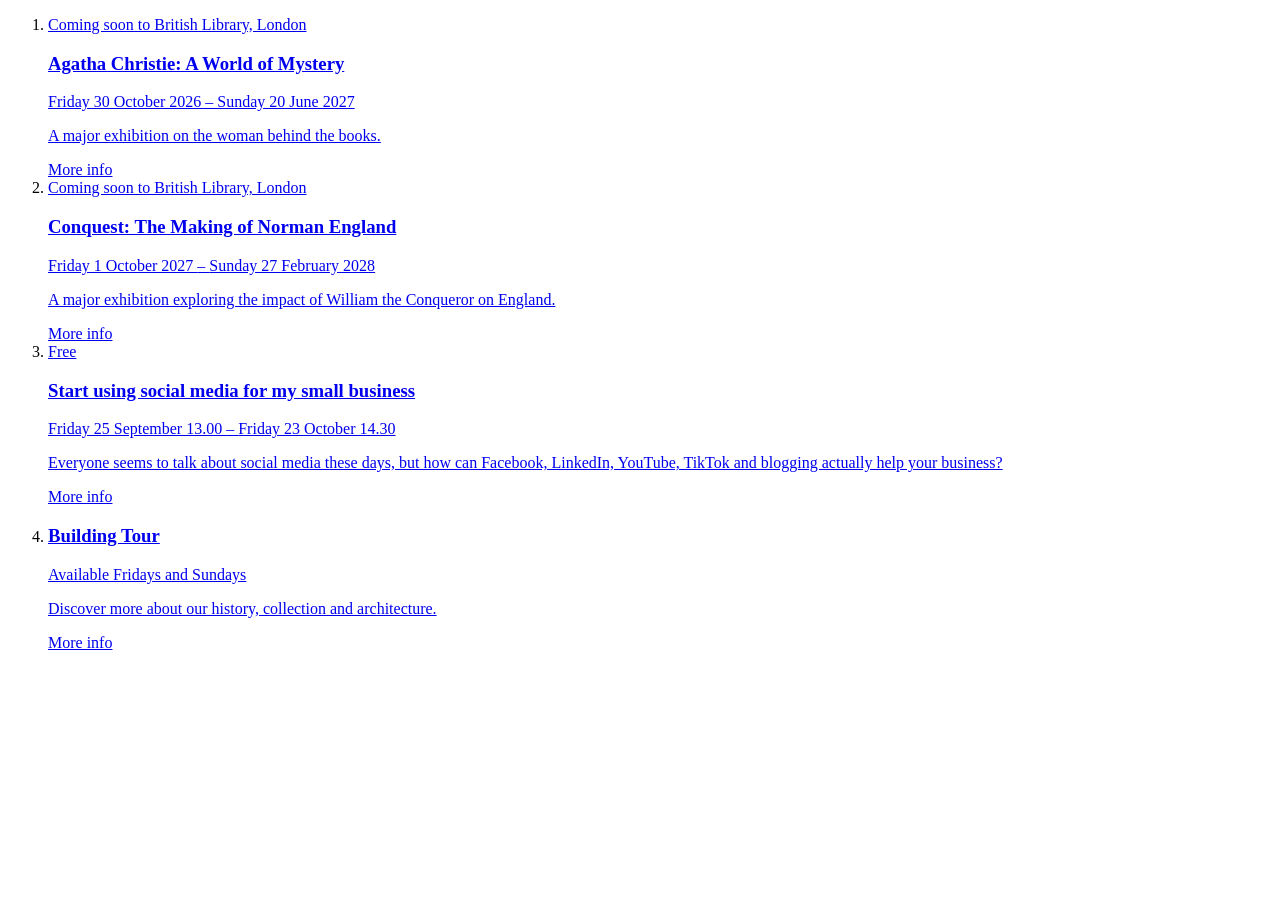
<file: tests/fixtures/british_library_p2.html>
<!doctype html><html><head><title>What's on | British Library</title></head><body><ol class="o-grid">
<li class="o-grid__item h-colspan--221">
 <a class="c-media c-media--link c-media--event" href="https://events.bl.uk/exhibitions/agathachristie" target="_self">
  <div class="c-media__meta">
   <span class="c-media__pretitle">
    Coming soon to British Library, London
   </span>
  </div>
  <h3 class="c-media__title">
   Agatha Christie: A World of Mystery
  </h3>
  <time class="c-media__datetime">
   Friday 30 October 2026 – Sunday 20 June 2027
  </time>
  <div class="c-media__summary o-text">
   <p>
    A major exhibition on the woman behind the books.
   </p>
  </div>
  <div class="c-media__actions">
   <div class="o-button o-button--small">
    More info
   </div>
  </div>
 </a>
</li>

<li class="o-grid__item h-colspan--221">
 <a class="c-media c-media--link c-media--event" href="https://events.bl.uk/exhibitions/conquest-the-making-of-norman-england" target="_self">
  <div class="c-media__meta">
   <span class="c-media__pretitle">
    Coming soon to British Library, London
   </span>
  </div>
  <h3 class="c-media__title">
   Conquest: The Making of Norman England
  </h3>
  <time class="c-media__datetime">
   <time datetime="2027-10-01T09:00:00+01:00" itemprop="startDate">
    Friday 1 October 2027
   </time>
   –
   <time datetime="2028-02-27T09:00:00+00:00" itemprop="endDate">
    Sunday 27 February 2028
   </time>
  </time>
  <div class="c-media__summary o-text">
   <p>
    A major exhibition exploring the impact of William the Conqueror on England.
   </p>
  </div>
  <div class="c-media__actions">
   <div class="o-button o-button--small">
    More info
   </div>
  </div>
 </a>
</li>

<li class="o-grid__item h-colspan--331">
 <a class="c-media c-media--link c-media--event" href="https://events.bl.uk/events/start-using-social-media-for-my-small-business" target="_self">
  <div class="c-media__meta">
   <div class="c-media__labels">
    <span>
     Free
    </span>
   </div>
  </div>
  <h3 class="c-media__title">
   Start using social media for my small business
  </h3>
  <time class="c-media__datetime">
   <time datetime="2026-09-25T13:00:00+01:00" itemprop="startDate">
    Friday 25 September 13.00
   </time>
   –
   <time datetime="2026-10-23T14:30:00+01:00" itemprop="endDate">
    Friday 23 October 14.30
   </time>
  </time>
  <div class="c-media__summary o-text">
   <p>
    Everyone seems to talk about social media these days, but how can Facebook, LinkedIn, YouTube, TikTok and blogging actually help your business?
   </p>
  </div>
  <div class="c-media__actions">
   <div class="o-button o-button--small">
    More info
   </div>
  </div>
 </a>
</li>

<li class="o-grid__item h-colspan--331">
 <a class="c-media c-media--link c-media--event" href="https://events.bl.uk/events/building-tour" target="_self">
  <div class="c-media__meta">
  </div>
  <h3 class="c-media__title">
   Building Tour
  </h3>
  <time class="c-media__datetime">
   Available Fridays and Sundays
  </time>
  <div class="c-media__summary o-text">
   <p>
    Discover more about our history, collection and architecture.
   </p>
  </div>
  <div class="c-media__actions">
   <div class="o-button o-button--small">
    More info
   </div>
  </div>
 </a>
</li>

</ol></body></html>
</file>
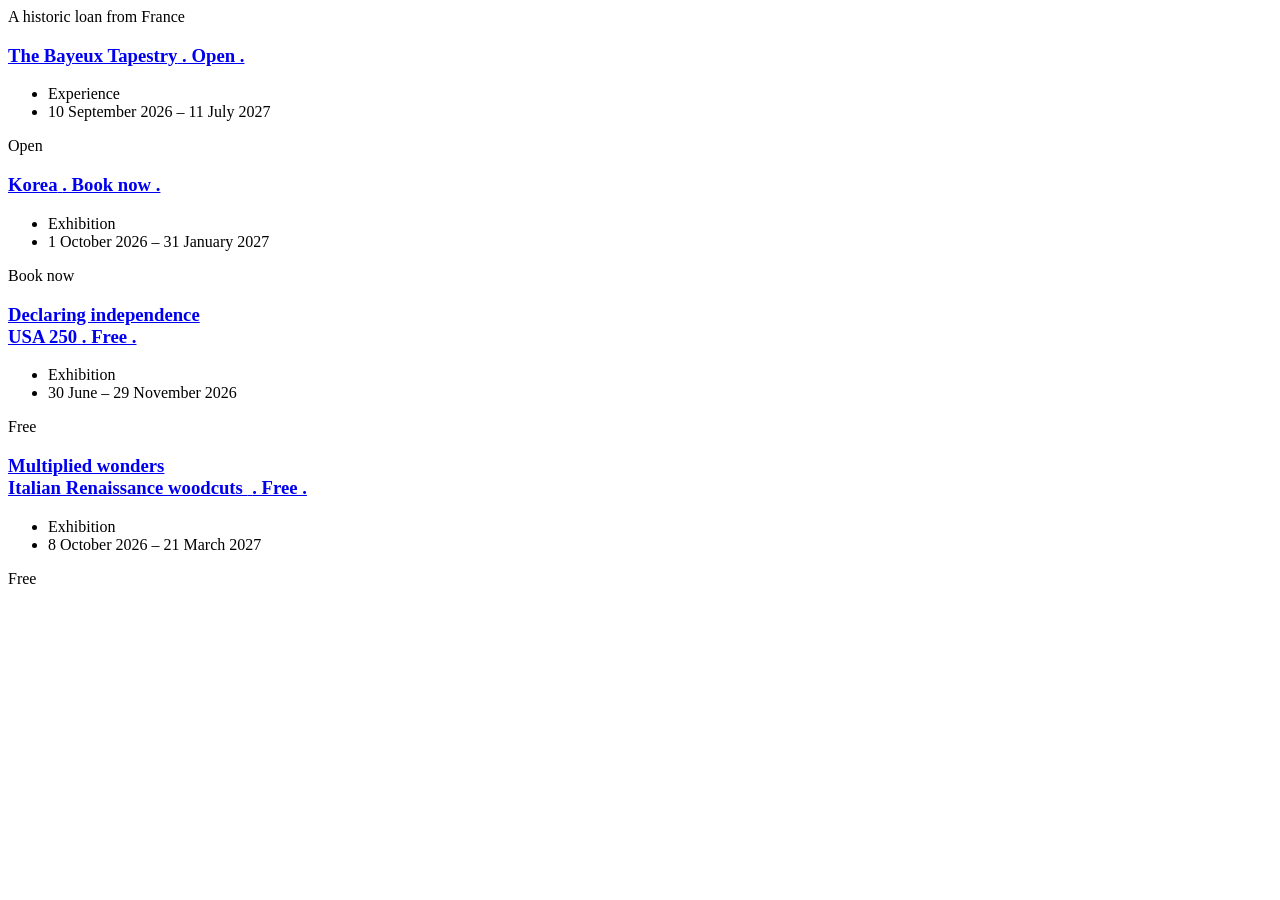
<file: tests/fixtures/british_museum.html>
<!-- cut from https://www.britishmuseum.org/exhibitions-events on 2026-10-22: the listing rows only, unedited -->
<html><body><div class="teaser teaser--exhibition teaser--exhibition-6063">
<div class="teaser__wrapper">
<div class="teaser__content">
<p class="teaser__meta teaser__meta--top">A historic loan from France</p>
<h3 class="teaser__title">
<a class="teaser__anchor" href="/exhibitions/bayeux-tapestry">
<span><strong>The Bayeux Tapestry</strong></span>
<!-- Add visually hidden defacer for screen-reader. Use full stops for reader punctuation. -->
<span class="visually-hidden">
                .   Open
.
              </span>
</a>
</h3>
<footer class="teaser__footer">
<ul class="teaser__meta teaser__meta--footer">
<li class="teaser__meta-item"> <span>Experience</span>
</li>
<li class="teaser__meta-item"> <span class="date-display-range">10 September 2026 – 11 July 2027</span>
</li>
</ul>
<div aria-hidden="true" class="teaser__defacer">
              Open

          </div>
</footer>
</div>
<div class="teaser__image-container">
<div class="media media-exhibition_teaser_2_column media-image js-media">

</div>
</div>
</div>
</div><div class="teaser teaser--exhibition teaser--exhibition-6256">
<div class="teaser__wrapper">
<div class="teaser__content">
<h3 class="teaser__title">
<a class="teaser__anchor" href="/exhibitions/korea">
<span><strong>Korea</strong></span>
<!-- Add visually hidden defacer for screen-reader. Use full stops for reader punctuation. -->
<span class="visually-hidden">
                .   Book now
.
              </span>
</a>
</h3>
<footer class="teaser__footer">
<ul class="teaser__meta teaser__meta--footer">
<li class="teaser__meta-item"> <span>Exhibition</span>
</li>
<li class="teaser__meta-item"> <span class="date-display-range">1 October 2026 – 31 January 2027</span>
</li>
</ul>
<div aria-hidden="true" class="teaser__defacer">
              Book now

          </div>
</footer>
</div>
<div class="teaser__image-container">
<div class="media media-exhibition_teaser_2_column media-image js-media">

</div>
</div>
</div>
</div><div class="teaser teaser--exhibition teaser--exhibition-6279">
<div class="teaser__wrapper">
<div class="teaser__content">
<h3 class="teaser__title">
<a class="teaser__anchor" href="/exhibitions/declaring-independence-usa-250">
<span>Declaring independence<br aria-hidden="true"/><strong>USA 250</strong></span>
<!-- Add visually hidden defacer for screen-reader. Use full stops for reader punctuation. -->
<span class="visually-hidden">
                .   Free
.
              </span>
</a>
</h3>
<footer class="teaser__footer">
<ul class="teaser__meta teaser__meta--footer">
<li class="teaser__meta-item"> <span>Exhibition</span>
</li>
<li class="teaser__meta-item"> <span class="date-display-range">30 June – 29 November 2026</span>
</li>
</ul>
<div aria-hidden="true" class="teaser__defacer">
              Free

          </div>
</footer>
</div>
<div class="teaser__image-container">
<div class="media media-exhibition_teaser_2_column media-image js-media">

</div>
</div>
</div>
</div><div class="teaser teaser--exhibition teaser--exhibition-6737">
<div class="teaser__wrapper">
<div class="teaser__content">
<h3 class="teaser__title">
<a class="teaser__anchor" href="/exhibitions/multiplied-wonders-italian-renaissance-woodcuts">
<span><strong>Multiplied wonders</strong><br aria-hidden="true"/>Italian Renaissance woodcuts </span>
<!-- Add visually hidden defacer for screen-reader. Use full stops for reader punctuation. -->
<span class="visually-hidden">
                .   Free
.
              </span>
</a>
</h3>
<footer class="teaser__footer">
<ul class="teaser__meta teaser__meta--footer">
<li class="teaser__meta-item"> <span>Exhibition</span>
</li>
<li class="teaser__meta-item"> <span class="date-display-range">8 October 2026 – 21 March 2027</span>
</li>
</ul>
<div aria-hidden="true" class="teaser__defacer">
              Free

          </div>
</footer>
</div>
<div class="teaser__image-container">
<div class="media media-exhibition_teaser_2_column media-image js-media">

</div>
</div>
</div>
</div></body></html>
</file>
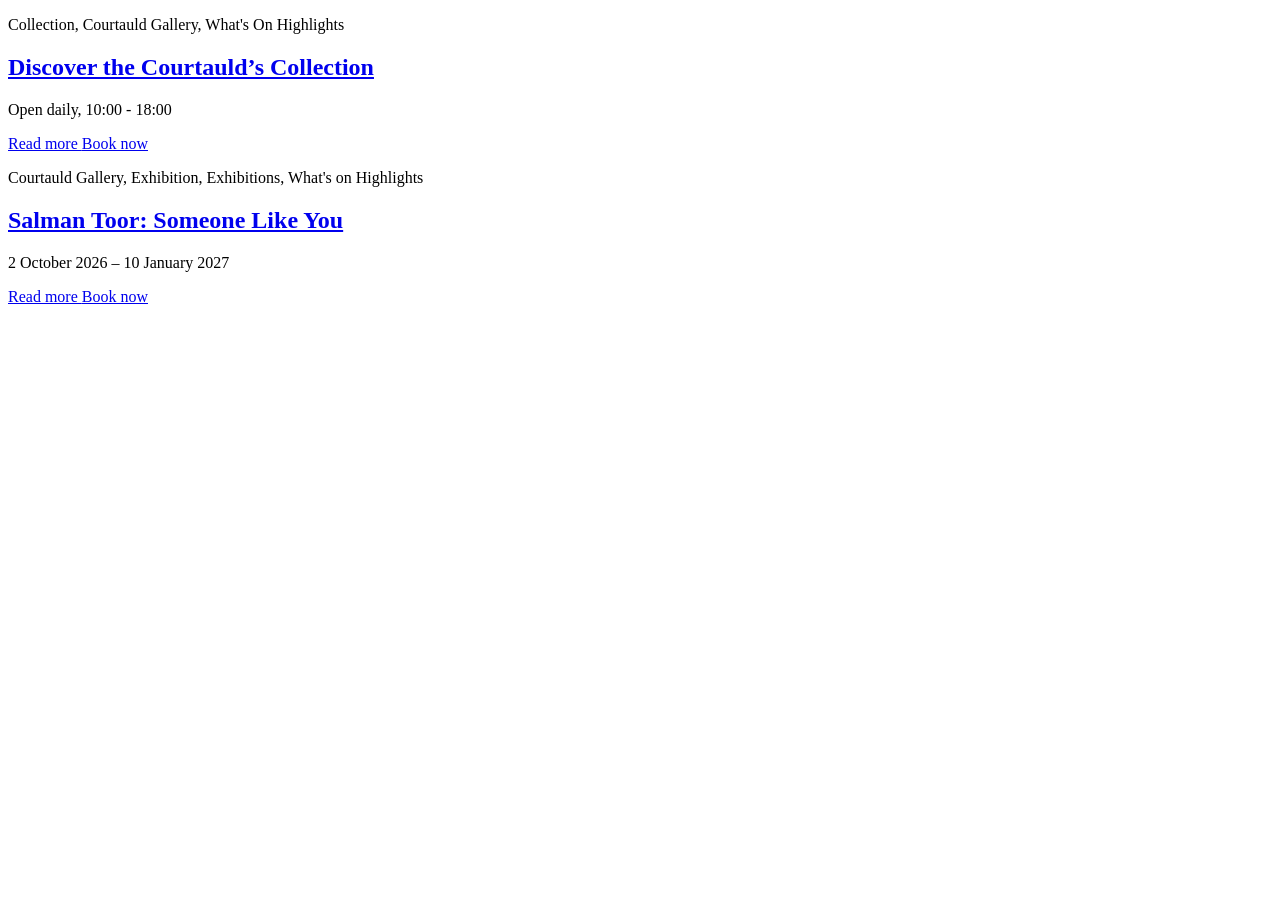
<file: tests/fixtures/courtauld.html>
<!-- cut from https://courtauld.ac.uk/whats-on/ on 2026-10-22: the listing rows only, unedited -->
<html><body><article aria-label="Discover the Courtauld’s Collection" class="o-featured-teaser" data-posttype="events" role="listitem">
<a aria-hidden="true" class="o-featured-teaser__thumb" href="https://courtauld.ac.uk/whats-on/permanent-collection-display/">
<figure class="figure">

</figure>
</a>
<div class="o-featured-teaser__content">
<p aria-label="Categories" class="tag" role="list">
<span role="listitem">Collection</span><span aria-hidden="true">, </span> <span role="listitem">Courtauld Gallery</span><span aria-hidden="true">, </span> <span role="listitem">What's On Highlights</span> </p>
<h2 aria-label="Read more about Discover the Courtauld’s Collection">
<a href="https://courtauld.ac.uk/whats-on/permanent-collection-display/">
                  Discover the Courtauld’s Collection
              </a>
</h2>
<p>
                  Open daily, 10:00 - 18:00
                      </p>
<div class="o-featured-teaser__buttons" role="group">
<a aria-hidden="true" class="read-more" href="https://courtauld.ac.uk/whats-on/permanent-collection-display/" target="">
  
  Read more

    
</a>
<a aria-label="Book tickets for Discover the Courtauld’s Collection" class="a-btn a-btn--narrow a-btn--hollow a-btn--fullWidth" href="https://myaccount.courtauld.ac.uk/events" target="_blank">
      Book now
  
      
</a>
</div>
</div>
</article><article aria-label="Salman Toor: Someone Like You" class="o-featured-teaser" data-posttype="events" role="listitem">
<a aria-hidden="true" class="o-featured-teaser__thumb" href="https://courtauld.ac.uk/whats-on/exh-salman-toor-someone-like-you/">
<figure class="figure">

</figure>
</a>
<div class="o-featured-teaser__content">
<p aria-label="Categories" class="tag" role="list">
<span role="listitem">Courtauld Gallery</span><span aria-hidden="true">, </span> <span role="listitem">Exhibition</span><span aria-hidden="true">, </span> <span role="listitem">Exhibitions</span><span aria-hidden="true">, </span> <span role="listitem">What's on Highlights</span> </p>
<h2 aria-label="Read more about Salman Toor: Someone Like You">
<a href="https://courtauld.ac.uk/whats-on/exh-salman-toor-someone-like-you/">
                  Salman Toor: Someone Like You
              </a>
</h2>
<p>
                  2 October 2026 – 10 January 2027
                      </p>
<div class="o-featured-teaser__buttons" role="group">
<a aria-hidden="true" class="read-more" href="https://courtauld.ac.uk/whats-on/exh-salman-toor-someone-like-you/" target="">
  
  Read more

    
</a>
<a aria-label="Book tickets for Salman Toor: Someone Like You" class="a-btn a-btn--narrow a-btn--hollow a-btn--fullWidth" href="https://myaccount.courtauld.ac.uk/events/18557?view=calendar&amp;startdate=2026-10" target="">
      Book now
  
      
</a>
</div>
</div>
</article></body></html>
</file>
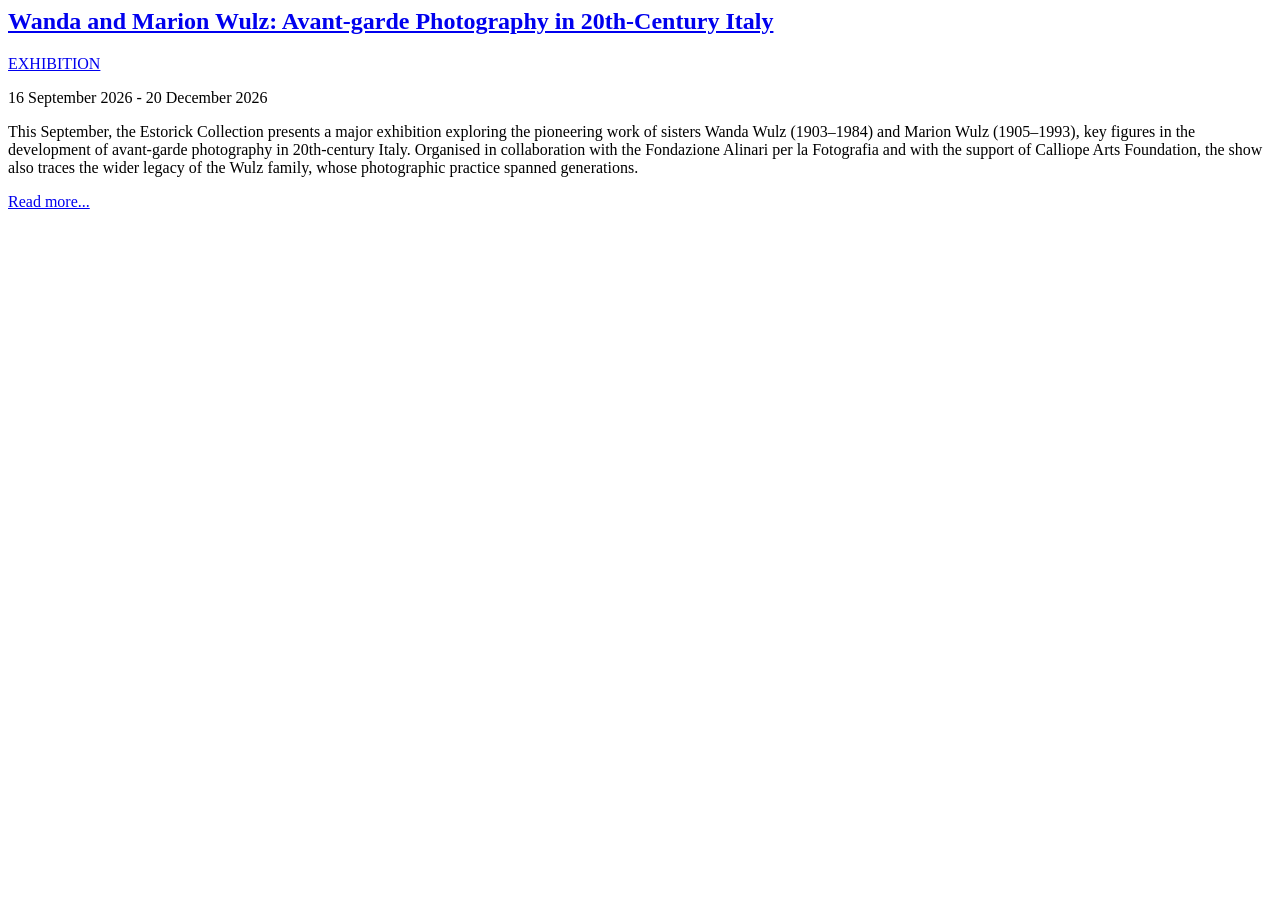
<file: tests/fixtures/estorick.html>
<!-- cut from https://www.estorickcollection.com/exhibitions on 2026-10-22: the listing rows only, unedited -->
<html><body><div class="o-grid__item--1/2@l+">
<h2><a href="/exhibitions/wanda-and-marion-wulz-avant-garde-photography-in-20th-century-italy">Wanda and Marion Wulz: Avant-garde Photography in 20th-Century Italy</a></h2>
<a class="b-link--clear c-tag c-tag--c--lynch u-copy--s u-space--mb-s" href="/exhibitions/tagged-with/exhibition">EXHIBITION</a>
<p>16 September 2026 - 20 December 2026</p>
<div class="o-grid">
<div class="o-grid__item--2/3@m+">
<p>This September, the Estorick Collection presents a major exhibition exploring the pioneering work of sisters Wanda Wulz (1903–1984) and Marion Wulz (1905–1993), key figures in the development of avant-garde photography in 20th-century Italy. Organised in collaboration with the Fondazione Alinari per la Fotografia and with the support of Calliope Arts Foundation, the show also traces the wider legacy of the Wulz family, whose photographic practice spanned generations.</p>
</div>
</div>
<a href="/exhibitions/wanda-and-marion-wulz-avant-garde-photography-in-20th-century-italy">Read more...</a>
</div></body></html>
</file>
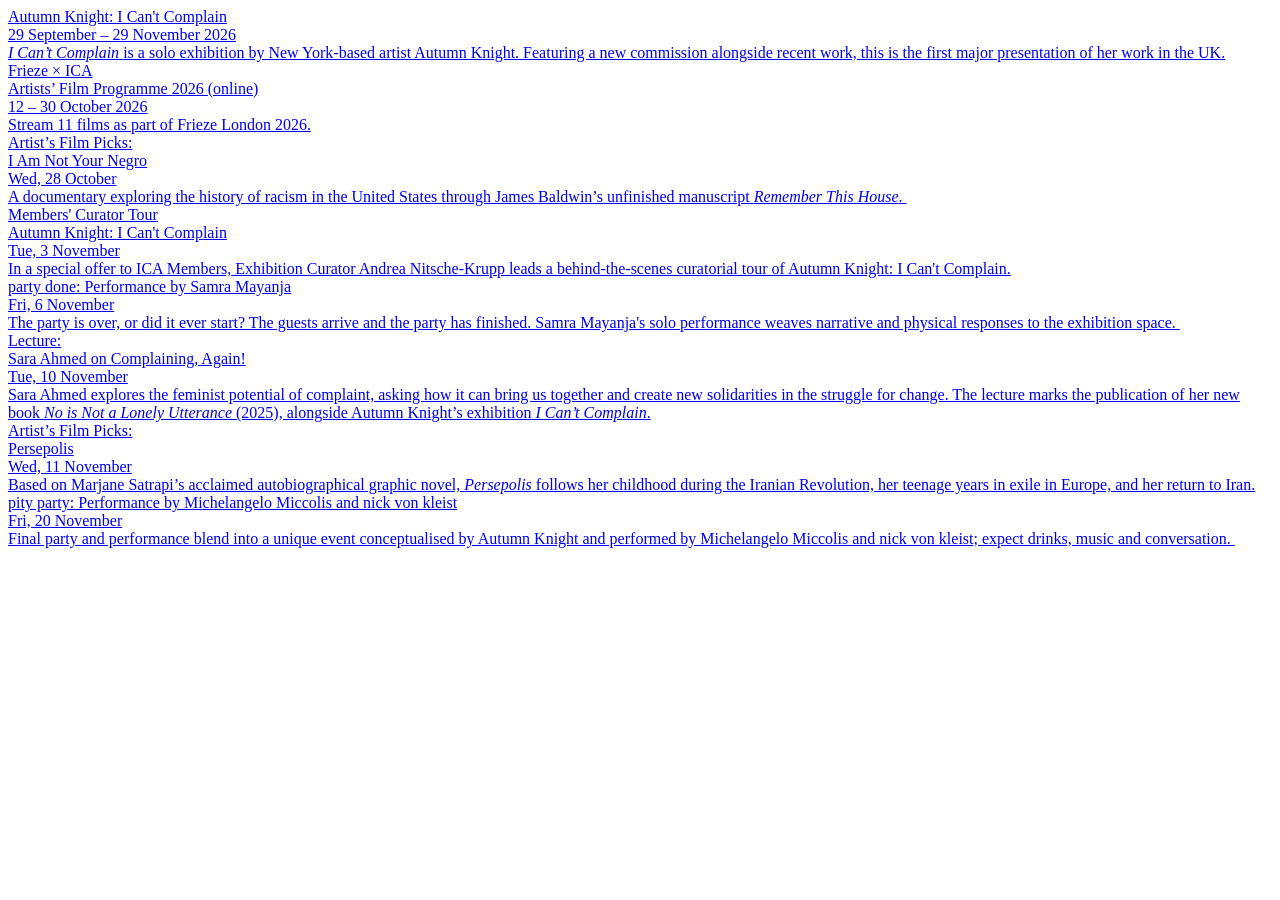
<file: tests/fixtures/ica.html>
<!-- cut from https://www.ica.art/exhibitions on 2026-10-22: the listing rows only, unedited -->
<html><body><div class="item exhibitions"><a href="/exhibitions/autumn-knight"><div class="item-info float-container"><div class="title-container"><div class="title">Autumn Knight: I Can't Complain</div></div></div><div class="date sans">29 September – 29 November 2026</div><div class="img-container img-container-thumb"></div> <div class="description sans"><i>I Can’t Complain</i> is a solo exhibition by New York-based artist Autumn Knight. Featuring a new commission alongside recent work, this is the first major presentation of her work in the UK.</div>
</a></div><div class="item exhibitions"><a href="/exhibitions/frieze-film-ica-artists-film-programme-2026-online"><div class="item-info float-container"><div class="title-container"><div class="title">Frieze × ICA <br/>Artists’ Film Programme 2026 (online)</div></div></div><div class="date sans">12 – 30 October 2026</div><div class="img-container img-container-thumb"></div> <div class="description sans">Stream 11 films as part of Frieze London 2026.</div>
</a></div><div class="item exhibitions"><a href="/exhibitions/artists-film-picks-i-am-not-your-negro"><div class="item-info float-container"><div class="title-container"><div class="title">Artist’s Film Picks: <br/> I Am Not Your Negro </div></div></div><div class="date sans">Wed, 28 October</div><div class="img-container img-container-thumb"></div> <div class="description sans">A documentary exploring the history of racism in the United States through James Baldwin’s unfinished manuscript <i>Remember This House</i>. </div>
</a></div><div class="item exhibitions"><a href="/exhibitions/members-curator-tour-autumn-knight"><div class="item-info float-container"><div class="title-container"><div class="title">Members' Curator Tour <br/> Autumn Knight: I Can't Complain</div></div></div><div class="date sans">Tue, 3 November</div><div class="img-container img-container-thumb"></div> <div class="description sans">In a special offer to ICA Members, Exhibition Curator Andrea Nitsche-Krupp leads a behind-the-scenes curatorial tour of Autumn Knight: I Can't Complain.</div>
</a></div><div class="item exhibitions"><a href="/exhibitions/autumn-knight-party-done"><div class="item-info float-container"><div class="title-container"><div class="title">party done: Performance by Samra Mayanja </div></div></div><div class="date sans">Fri, 6 November</div><div class="img-container img-container-thumb"></div> <div class="description sans">The party is over, or did it ever start? The guests arrive and the party has finished. Samra Mayanja's solo performance weaves narrative and physical responses to the exhibition space. </div>
</a></div><div class="item exhibitions"><a href="/exhibitions/lecture-sara-ahmed-on-complaining-again"><div class="item-info float-container"><div class="title-container"><div class="title">Lecture: <br/> Sara Ahmed on Complaining, Again!</div></div></div><div class="date sans">Tue, 10 November</div><div class="img-container img-container-thumb"></div> <div class="description sans">Sara Ahmed explores the feminist potential of complaint, asking how it can bring us together and create new solidarities in the struggle for change. The lecture marks the publication of her new book<i> No is Not a Lonely Utterance</i> (2025), alongside Autumn Knight’s exhibition<i> I Can’t Complain</i>.</div>
</a></div><div class="item exhibitions"><a href="/exhibitions/artists-film-picks-persepolis"><div class="item-info float-container"><div class="title-container"><div class="title">Artist’s Film Picks: <br/> Persepolis </div></div></div><div class="date sans">Wed, 11 November</div><div class="img-container img-container-thumb"></div> <div class="description sans">Based on Marjane Satrapi’s acclaimed autobiographical graphic novel, <i>Persepolis</i> follows her childhood during the Iranian Revolution, her teenage years in exile in Europe, and her return to Iran.</div>
</a></div><div class="item exhibitions"><a href="/exhibitions/autumn-knight-pity-party"><div class="item-info float-container"><div class="title-container"><div class="title">pity party: Performance by Michelangelo Miccolis and nick von kleist </div></div></div><div class="date sans">Fri, 20 November</div><div class="img-container img-container-thumb"></div> <div class="description sans">Final party and performance blend into a unique event conceptualised by Autumn Knight and performed by Michelangelo Miccolis and nick von kleist; expect drinks, music and conversation. </div>
</a></div></body></html>
</file>
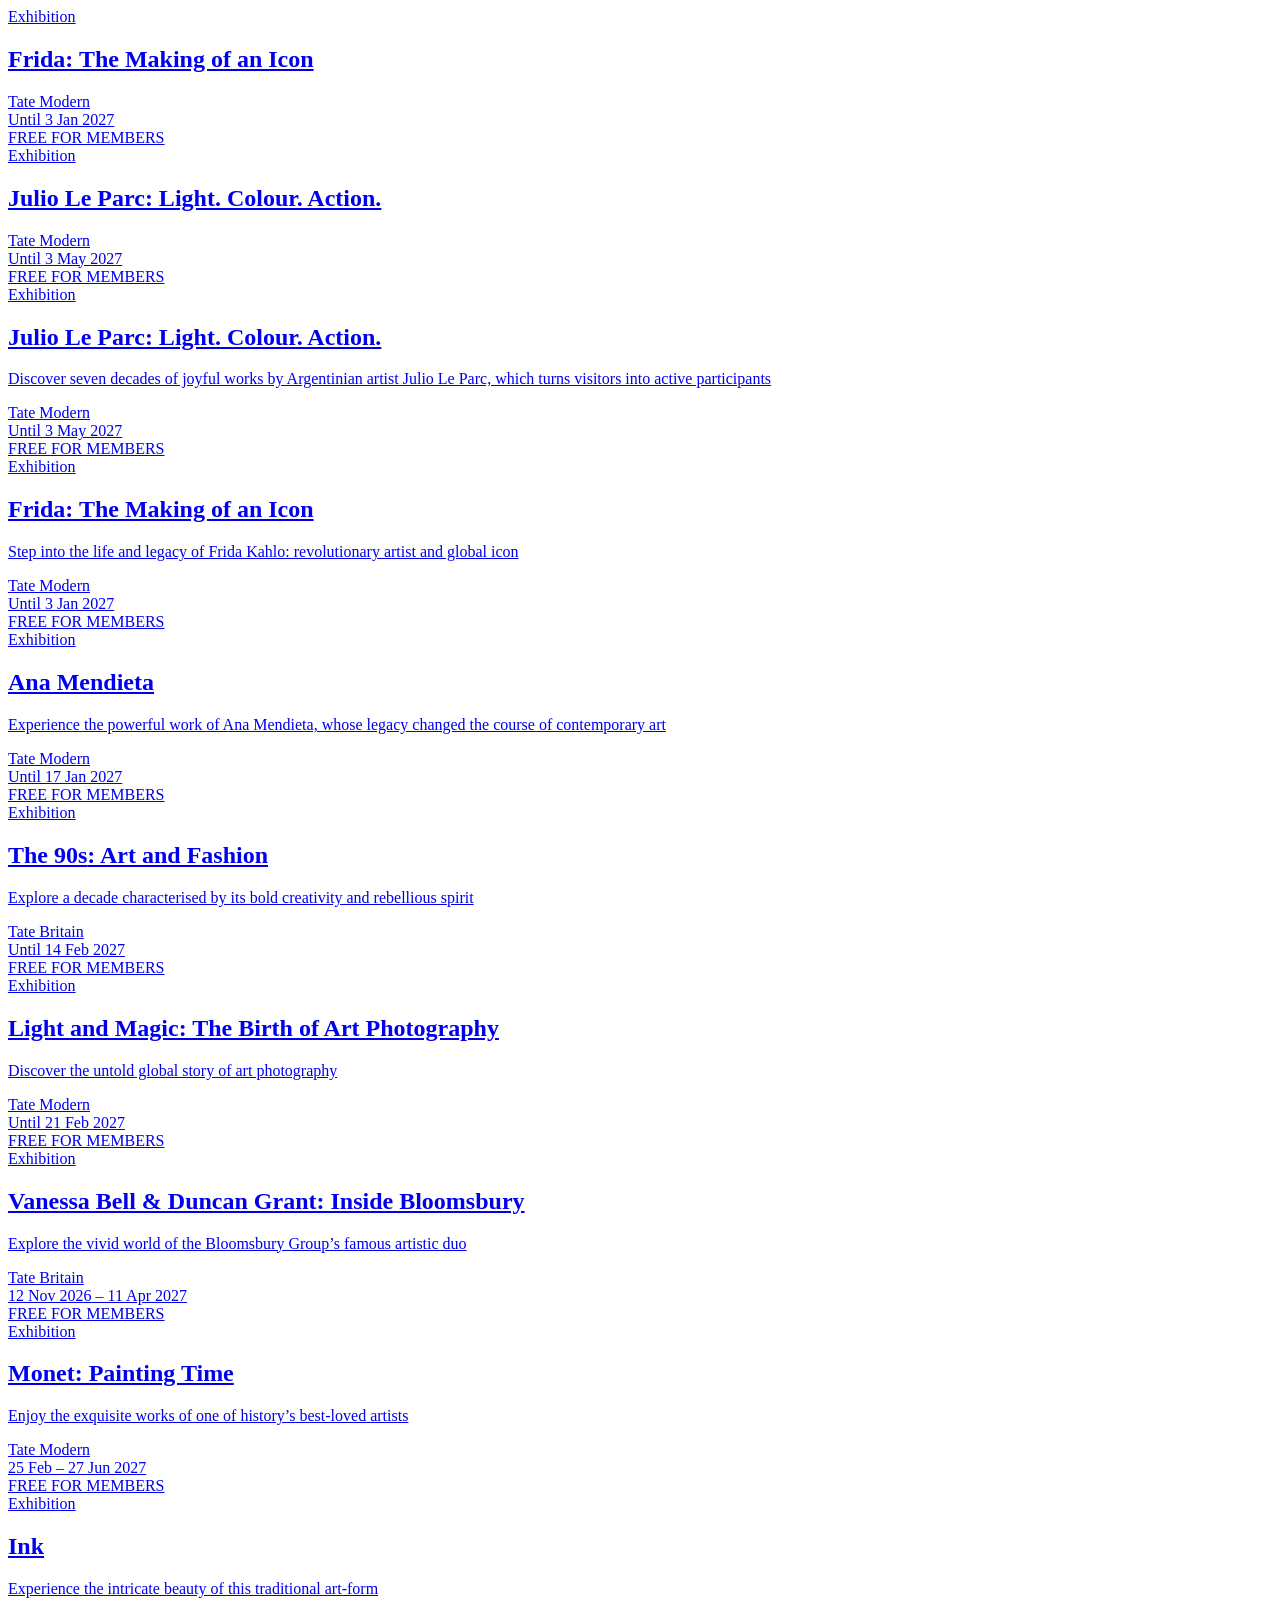
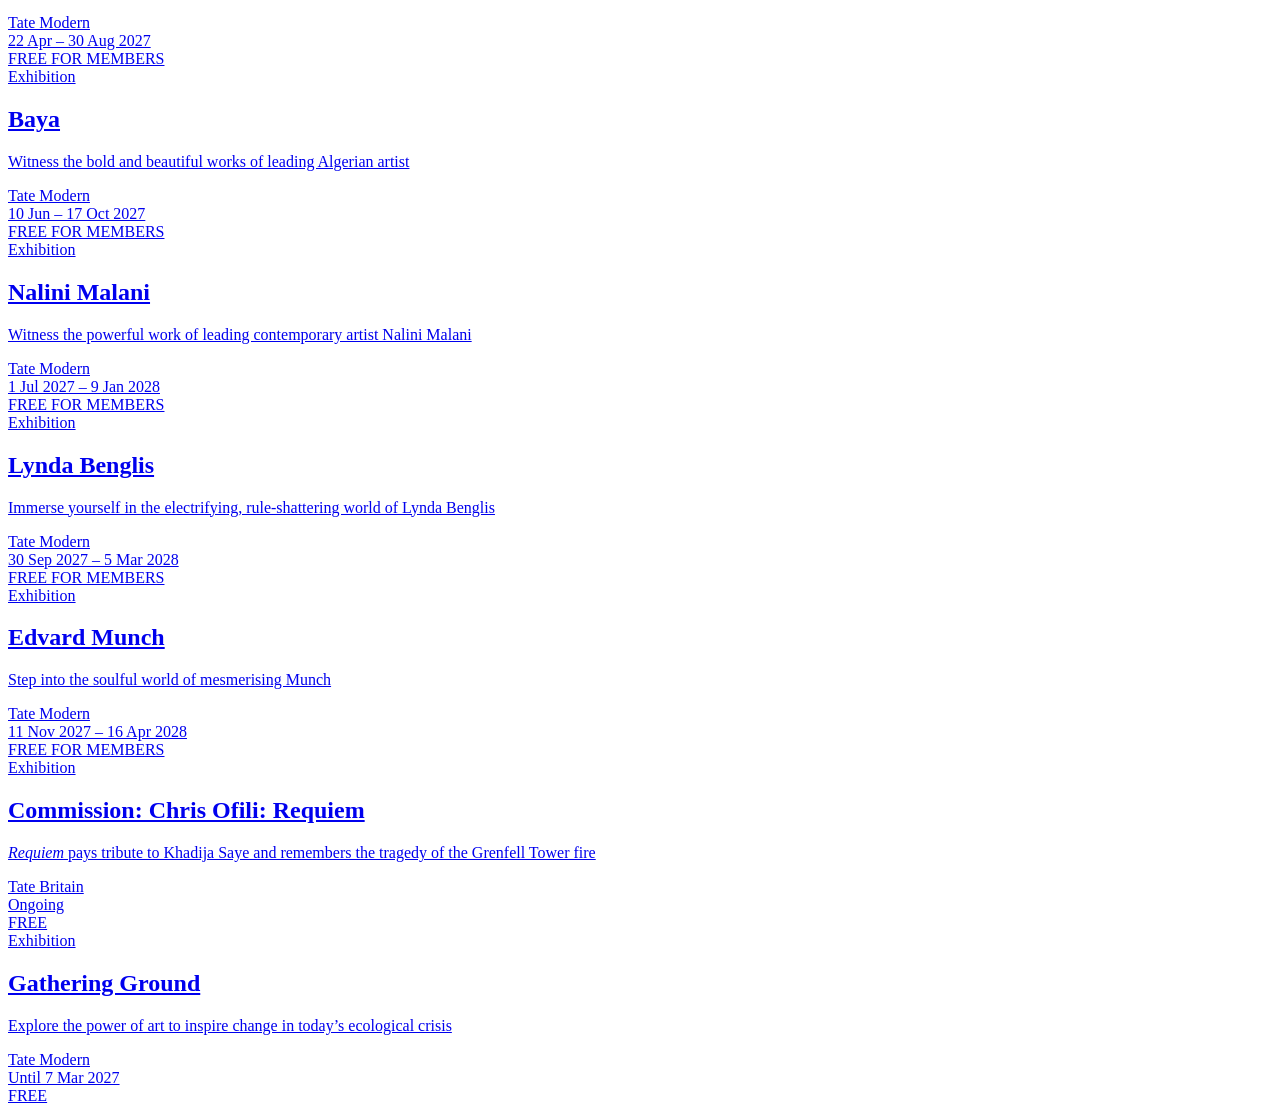
<file: tests/fixtures/tate_p1.html>
<!-- cut from https://www.tate.org.uk/whats-on?event_type=exhibition on 2026-10-22: the listing rows only, unedited -->
<html><body><div class="card card--search-promo">
<div class="card__inner">
<a aria-label="Frida: The Making of an Icon" data-gtm-destination="" data-gtm-name="card_link_title" href="/whats-on/tate-modern/frida-kahlo-the-making-of-an-icon">
<div class="card-media card-media--image">
<div class="card-media__inner responsive-container">
<div class="">

</div>

</div>
</div>
<div class="card-content">
<div class="card-content__inner">
<div class="card-tags">
<span>Exhibition</span>
</div>
<h2 class="card__title">
<span class="card__title--maintitle">Frida: The Making of an Icon</span>
</h2>
</div>
<div class="card-icons">
<div class="event-info event-info__venue">
<div class="event-icon">
<i class="icon--location"></i>
</div>
<span>Tate Modern</span>
</div>
<div class="event-info event-info__date">
<div class="event-icon">
<i class="icon--calendar"></i>
</div>
<span>Until 3 Jan 2027</span>
</div>
<div class="event-info event-info__price">
<div class="event-icon">
<i class="icon--ticket"></i>
</div>
<span> FREE FOR MEMBERS</span>
</div>
</div>
</div>
</a>
</div>
</div><div class="card card--search-promo">
<div class="card__inner">
<a aria-label="Julio Le Parc: Light. Colour. Action." data-gtm-destination="" data-gtm-name="card_link_title" href="/whats-on/tate-modern/julio-le-parc">
<div class="card-media card-media--image">
<div class="card-media__inner responsive-container">
<div class="">

</div>

</div>
</div>
<div class="card-content">
<div class="card-content__inner">
<div class="card-tags">
<span>Exhibition</span>
</div>
<h2 class="card__title">
<span class="card__title--maintitle">Julio Le Parc: Light. Colour. Action.</span>
</h2>
</div>
<div class="card-icons">
<div class="event-info event-info__venue">
<div class="event-icon">
<i class="icon--location"></i>
</div>
<span>Tate Modern</span>
</div>
<div class="event-info event-info__date">
<div class="event-icon">
<i class="icon--calendar"></i>
</div>
<span>Until 3 May 2027</span>
</div>
<div class="event-info event-info__price">
<div class="event-icon">
<i class="icon--ticket"></i>
</div>
<span> FREE FOR MEMBERS</span>
</div>
</div>
</div>
</a>
</div>
</div><div class="card">
<div class="card__inner">
<a aria-label="Julio Le Parc: Light. Colour. Action." data-gtm-destination="" data-gtm-name="card_link_title" href="/whats-on/tate-modern/julio-le-parc">
<div class="card-media card-media--image">
<div class="card-media__inner responsive-container">
<div class="">

</div>

</div>
</div>
<div class="card-content">
<div class="card-content__inner">
<div class="card-tags">
<span>Exhibition</span>
</div>
<h2 class="card__title">
<span class="card__title--maintitle">Julio Le Parc: Light. Colour. Action.</span>
</h2>
<div class="card__description"><p data-block-key="osews">Discover seven decades of joyful works by Argentinian artist Julio Le Parc, which turns visitors into active participants</p></div>
</div>
<div class="card-icons">
<div class="event-info event-info__venue">
<div class="event-icon">
<i class="icon--location"></i>
</div>
<span>Tate Modern</span>
</div>
<div class="event-info event-info__date">
<div class="event-icon">
<i class="icon--calendar"></i>
</div>
<span>Until 3 May 2027</span>
</div>
<div class="event-info event-info__price">
<div class="event-icon">
<i class="icon--ticket"></i>
</div>
<span> FREE FOR MEMBERS</span>
</div>
</div>
</div>
</a>
</div>
</div><div class="card">
<div class="card__inner">
<a aria-label="Frida: The Making of an Icon" data-gtm-destination="" data-gtm-name="card_link_title" href="/whats-on/tate-modern/frida-kahlo-the-making-of-an-icon">
<div class="card-media card-media--image">
<div class="card-media__inner responsive-container">
<div class="">

</div>

</div>
</div>
<div class="card-content">
<div class="card-content__inner">
<div class="card-tags">
<span>Exhibition</span>
</div>
<h2 class="card__title">
<span class="card__title--maintitle">Frida: The Making of an Icon</span>
</h2>
<div class="card__description"><p data-block-key="keeuq">Step into the life and legacy of Frida Kahlo: revolutionary artist and global icon</p></div>
</div>
<div class="card-icons">
<div class="event-info event-info__venue">
<div class="event-icon">
<i class="icon--location"></i>
</div>
<span>Tate Modern</span>
</div>
<div class="event-info event-info__date">
<div class="event-icon">
<i class="icon--calendar"></i>
</div>
<span>Until 3 Jan 2027</span>
</div>
<div class="event-info event-info__price">
<div class="event-icon">
<i class="icon--ticket"></i>
</div>
<span> FREE FOR MEMBERS</span>
</div>
</div>
</div>
</a>
</div>
</div><div class="card">
<div class="card__inner">
<a aria-label="Ana Mendieta" data-gtm-destination="" data-gtm-name="card_link_title" href="/whats-on/tate-modern/ana-mendieta">
<div class="card-media card-media--image">
<div class="card-media__inner responsive-container">
<div class="">

</div>

</div>
</div>
<div class="card-content">
<div class="card-content__inner">
<div class="card-tags">
<span>Exhibition</span>
</div>
<h2 class="card__title">
<span class="card__title--maintitle">Ana Mendieta</span>
</h2>
<div class="card__description"><p data-block-key="dmes2">Experience the powerful work of Ana Mendieta, whose legacy changed the course of contemporary art</p></div>
</div>
<div class="card-icons">
<div class="event-info event-info__venue">
<div class="event-icon">
<i class="icon--location"></i>
</div>
<span>Tate Modern</span>
</div>
<div class="event-info event-info__date">
<div class="event-icon">
<i class="icon--calendar"></i>
</div>
<span>Until 17 Jan 2027</span>
</div>
<div class="event-info event-info__price">
<div class="event-icon">
<i class="icon--ticket"></i>
</div>
<span> FREE FOR MEMBERS</span>
</div>
</div>
</div>
</a>
</div>
</div><div class="card">
<div class="card__inner">
<a aria-label="The 90s: Art and Fashion" data-gtm-destination="" data-gtm-name="card_link_title" href="/whats-on/tate-britain/the-90s">
<div class="card-media card-media--image">
<div class="card-media__inner responsive-container">
<div class="">

</div>

</div>
</div>
<div class="card-content">
<div class="card-content__inner">
<div class="card-tags">
<span>Exhibition</span>
</div>
<h2 class="card__title card__title-small">
<span class="card__title--maintitle">The 90<span class="small-if-caps">s</span>: Art and Fashion</span>
</h2>
<div class="card__description"><p data-block-key="q2m57">Explore a decade characterised by its bold creativity and rebellious spirit</p></div>
</div>
<div class="card-icons">
<div class="event-info event-info__venue">
<div class="event-icon">
<i class="icon--location"></i>
</div>
<span>Tate Britain</span>
</div>
<div class="event-info event-info__date">
<div class="event-icon">
<i class="icon--calendar"></i>
</div>
<span>Until 14 Feb 2027</span>
</div>
<div class="event-info event-info__price">
<div class="event-icon">
<i class="icon--ticket"></i>
</div>
<span> FREE FOR MEMBERS</span>
</div>
</div>
</div>
</a>
</div>
</div><div class="card">
<div class="card__inner">
<a aria-label="Light and Magic: The Birth of Art Photography" data-gtm-destination="" data-gtm-name="card_link_title" href="/whats-on/tate-modern/light-and-magic">
<div class="card-media card-media--image">
<div class="card-media__inner responsive-container">
<div class="">

</div>

</div>
</div>
<div class="card-content">
<div class="card-content__inner">
<div class="card-tags">
<span>Exhibition</span>
</div>
<h2 class="card__title">
<span class="card__title--maintitle">Light and Magic: The Birth of Art Photography</span>
</h2>
<div class="card__description"><p data-block-key="a08am">Discover the untold global story of art photography</p></div>
</div>
<div class="card-icons">
<div class="event-info event-info__venue">
<div class="event-icon">
<i class="icon--location"></i>
</div>
<span>Tate Modern</span>
</div>
<div class="event-info event-info__date">
<div class="event-icon">
<i class="icon--calendar"></i>
</div>
<span>Until 21 Feb 2027</span>
</div>
<div class="event-info event-info__price">
<div class="event-icon">
<i class="icon--ticket"></i>
</div>
<span> FREE FOR MEMBERS</span>
</div>
</div>
</div>
</a>
</div>
</div><div class="card">
<div class="card__inner">
<a aria-label="Vanessa Bell &amp; Duncan Grant: Inside Bloomsbury" data-gtm-destination="" data-gtm-name="card_link_title" href="/whats-on/tate-britain/vanessa-bell-and-duncan-grant">
<div class="card-media card-media--image">
<div class="card-media__inner responsive-container">
<div class="">

</div>

</div>
</div>
<div class="card-content">
<div class="card-content__inner">
<div class="card-tags">
<span>Exhibition</span>
</div>
<h2 class="card__title">
<span class="card__title--maintitle">Vanessa Bell &amp; Duncan Grant: Inside Bloomsbury</span>
</h2>
<div class="card__description"><p data-block-key="sgirj">Explore the vivid world of the Bloomsbury Group’s famous artistic duo</p></div>
</div>
<div class="card-icons">
<div class="event-info event-info__venue">
<div class="event-icon">
<i class="icon--location"></i>
</div>
<span>Tate Britain</span>
</div>
<div class="event-info event-info__date">
<div class="event-icon">
<i class="icon--calendar"></i>
</div>
<span>12 Nov 2026 – 11 Apr 2027</span>
</div>
<div class="event-info event-info__price">
<div class="event-icon">
<i class="icon--ticket"></i>
</div>
<span> FREE FOR MEMBERS</span>
</div>
</div>
</div>
</a>
</div>
</div><div class="card">
<div class="card__inner">
<a aria-label="Monet: Painting Time" data-gtm-destination="" data-gtm-name="card_link_title" href="/whats-on/tate-modern/monet">
<div class="card-media card-media--image">
<div class="card-media__inner responsive-container">
<div class="">

</div>

</div>
</div>
<div class="card-content">
<div class="card-content__inner">
<div class="card-tags">
<span>Exhibition</span>
</div>
<h2 class="card__title">
<span class="card__title--maintitle">Monet: Painting Time</span>
</h2>
<div class="card__description"><p data-block-key="28wof">Enjoy the exquisite works of one of history’s best-loved artists</p></div>
</div>
<div class="card-icons">
<div class="event-info event-info__venue">
<div class="event-icon">
<i class="icon--location"></i>
</div>
<span>Tate Modern</span>
</div>
<div class="event-info event-info__date">
<div class="event-icon">
<i class="icon--calendar"></i>
</div>
<span>25 Feb – 27 Jun 2027</span>
</div>
<div class="event-info event-info__price">
<div class="event-icon">
<i class="icon--ticket"></i>
</div>
<span> FREE FOR MEMBERS</span>
</div>
</div>
</div>
</a>
</div>
</div><div class="card">
<div class="card__inner">
<a aria-label="Ink" data-gtm-destination="" data-gtm-name="card_link_title" href="/whats-on/tate-modern/ink">
<div class="card-media card-media--image">
<div class="card-media__inner responsive-container">
<div class="">

</div>

</div>
</div>
<div class="card-content">
<div class="card-content__inner">
<div class="card-tags">
<span>Exhibition</span>
</div>
<h2 class="card__title">
<span class="card__title--maintitle">Ink</span>
</h2>
<div class="card__description"><p data-block-key="7mbn5">Experience the intricate beauty of this traditional art-form</p></div>
</div>
<div class="card-icons">
<div class="event-info event-info__venue">
<div class="event-icon">
<i class="icon--location"></i>
</div>
<span>Tate Modern</span>
</div>
<div class="event-info event-info__date">
<div class="event-icon">
<i class="icon--calendar"></i>
</div>
<span>22 Apr – 30 Aug 2027</span>
</div>
<div class="event-info event-info__price">
<div class="event-icon">
<i class="icon--ticket"></i>
</div>
<span> FREE FOR MEMBERS</span>
</div>
</div>
</div>
</a>
</div>
</div><div class="card">
<div class="card__inner">
<a aria-label="Baya" data-gtm-destination="" data-gtm-name="card_link_title" href="/whats-on/tate-modern/baya">
<div class="card-media card-media--image">
<div class="card-media__inner responsive-container">
<div class="">

</div>

</div>
</div>
<div class="card-content">
<div class="card-content__inner">
<div class="card-tags">
<span>Exhibition</span>
</div>
<h2 class="card__title">
<span class="card__title--maintitle">Baya</span>
</h2>
<div class="card__description"><p data-block-key="8osa2">Witness the bold and beautiful works of leading Algerian artist</p></div>
</div>
<div class="card-icons">
<div class="event-info event-info__venue">
<div class="event-icon">
<i class="icon--location"></i>
</div>
<span>Tate Modern</span>
</div>
<div class="event-info event-info__date">
<div class="event-icon">
<i class="icon--calendar"></i>
</div>
<span>10 Jun – 17 Oct 2027</span>
</div>
<div class="event-info event-info__price">
<div class="event-icon">
<i class="icon--ticket"></i>
</div>
<span> FREE FOR MEMBERS</span>
</div>
</div>
</div>
</a>
</div>
</div><div class="card">
<div class="card__inner">
<a aria-label="Nalini Malani" data-gtm-destination="" data-gtm-name="card_link_title" href="/whats-on/tate-modern/nalini-malani">
<div class="card-media card-media--image">
<div class="card-media__inner responsive-container">
<div class="">

</div>

</div>
</div>
<div class="card-content">
<div class="card-content__inner">
<div class="card-tags">
<span>Exhibition</span>
</div>
<h2 class="card__title">
<span class="card__title--maintitle">Nalini Malani</span>
</h2>
<div class="card__description"><p data-block-key="xlb7s">Witness the powerful work of leading contemporary artist Nalini Malani</p></div>
</div>
<div class="card-icons">
<div class="event-info event-info__venue">
<div class="event-icon">
<i class="icon--location"></i>
</div>
<span>Tate Modern</span>
</div>
<div class="event-info event-info__date">
<div class="event-icon">
<i class="icon--calendar"></i>
</div>
<span>1 Jul 2027 – 9 Jan 2028</span>
</div>
<div class="event-info event-info__price">
<div class="event-icon">
<i class="icon--ticket"></i>
</div>
<span> FREE FOR MEMBERS</span>
</div>
</div>
</div>
</a>
</div>
</div><div class="card">
<div class="card__inner">
<a aria-label="Lynda Benglis" data-gtm-destination="" data-gtm-name="card_link_title" href="/whats-on/tate-modern/lynda-benglis">
<div class="card-media card-media--image">
<div class="card-media__inner responsive-container">
<div class="">

</div>

</div>
</div>
<div class="card-content">
<div class="card-content__inner">
<div class="card-tags">
<span>Exhibition</span>
</div>
<h2 class="card__title">
<span class="card__title--maintitle">Lynda Benglis</span>
</h2>
<div class="card__description"><p data-block-key="fhbs4">Immerse yourself in the electrifying, rule-shattering world of Lynda Benglis</p></div>
</div>
<div class="card-icons">
<div class="event-info event-info__venue">
<div class="event-icon">
<i class="icon--location"></i>
</div>
<span>Tate Modern</span>
</div>
<div class="event-info event-info__date">
<div class="event-icon">
<i class="icon--calendar"></i>
</div>
<span>30 Sep 2027 – 5 Mar 2028</span>
</div>
<div class="event-info event-info__price">
<div class="event-icon">
<i class="icon--ticket"></i>
</div>
<span> FREE FOR MEMBERS</span>
</div>
</div>
</div>
</a>
</div>
</div><div class="card">
<div class="card__inner">
<a aria-label="Edvard Munch" data-gtm-destination="" data-gtm-name="card_link_title" href="/whats-on/tate-modern/edvard-munch">
<div class="card-media card-media--image">
<div class="card-media__inner responsive-container">
<div class="">

</div>

</div>
</div>
<div class="card-content">
<div class="card-content__inner">
<div class="card-tags">
<span>Exhibition</span>
</div>
<h2 class="card__title">
<span class="card__title--maintitle">Edvard Munch</span>
</h2>
<div class="card__description"><p data-block-key="zrary">Step into the soulful world of mesmerising Munch</p></div>
</div>
<div class="card-icons">
<div class="event-info event-info__venue">
<div class="event-icon">
<i class="icon--location"></i>
</div>
<span>Tate Modern</span>
</div>
<div class="event-info event-info__date">
<div class="event-icon">
<i class="icon--calendar"></i>
</div>
<span>11 Nov 2027 – 16 Apr 2028</span>
</div>
<div class="event-info event-info__price">
<div class="event-icon">
<i class="icon--ticket"></i>
</div>
<span> FREE FOR MEMBERS</span>
</div>
</div>
</div>
</a>
</div>
</div><div class="card">
<div class="card__inner">
<a aria-label="Commission: Chris Ofili: Requiem" data-gtm-destination="" data-gtm-name="card_link_title" href="/whats-on/tate-britain/chris-ofili-requiem">
<div class="card-media card-media--image">
<div class="card-media__inner responsive-container">
<div class="">

</div>

</div>
</div>
<div class="card-content">
<div class="card-content__inner">
<div class="card-tags">
<span>Exhibition</span>
</div>
<h2 class="card__title">
<span class="card__title--maintitle">Commission: Chris Ofili: Requiem</span>
</h2>
<div class="card__description"><p data-block-key="jsuyj"><i>Requiem</i> pays tribute to Khadija Saye and remembers the tragedy of the Grenfell Tower fire</p></div>
</div>
<div class="card-icons">
<div class="event-info event-info__venue">
<div class="event-icon">
<i class="icon--location"></i>
</div>
<span>Tate Britain</span>
</div>
<div class="event-info event-info__date">
<div class="event-icon">
<i class="icon--calendar"></i>
</div>
<span>Ongoing</span>
</div>
<div class="event-info event-info__price">
<div class="event-icon">
<i class="icon--ticket"></i>
</div>
<span> FREE</span>
</div>
</div>
</div>
</a>
</div>
</div><div class="card">
<div class="card__inner">
<a aria-label="Gathering Ground" data-gtm-destination="" data-gtm-name="card_link_title" href="/whats-on/tate-modern/gathering-ground">
<div class="card-media card-media--image">
<div class="card-media__inner responsive-container">
<div class="">

</div>

</div>
</div>
<div class="card-content">
<div class="card-content__inner">
<div class="card-tags">
<span>Exhibition</span>
</div>
<h2 class="card__title">
<span class="card__title--maintitle">Gathering Ground</span>
</h2>
<div class="card__description"><p data-block-key="gscp4">Explore the power of art to inspire change in today’s ecological crisis</p></div>
</div>
<div class="card-icons">
<div class="event-info event-info__venue">
<div class="event-icon">
<i class="icon--location"></i>
</div>
<span>Tate Modern</span>
</div>
<div class="event-info event-info__date">
<div class="event-icon">
<i class="icon--calendar"></i>
</div>
<span>Until 7 Mar 2027</span>
</div>
<div class="event-info event-info__price">
<div class="event-icon">
<i class="icon--ticket"></i>
</div>
<span> FREE</span>
</div>
</div>
</div>
</a>
</div>
</div></body></html>
</file>
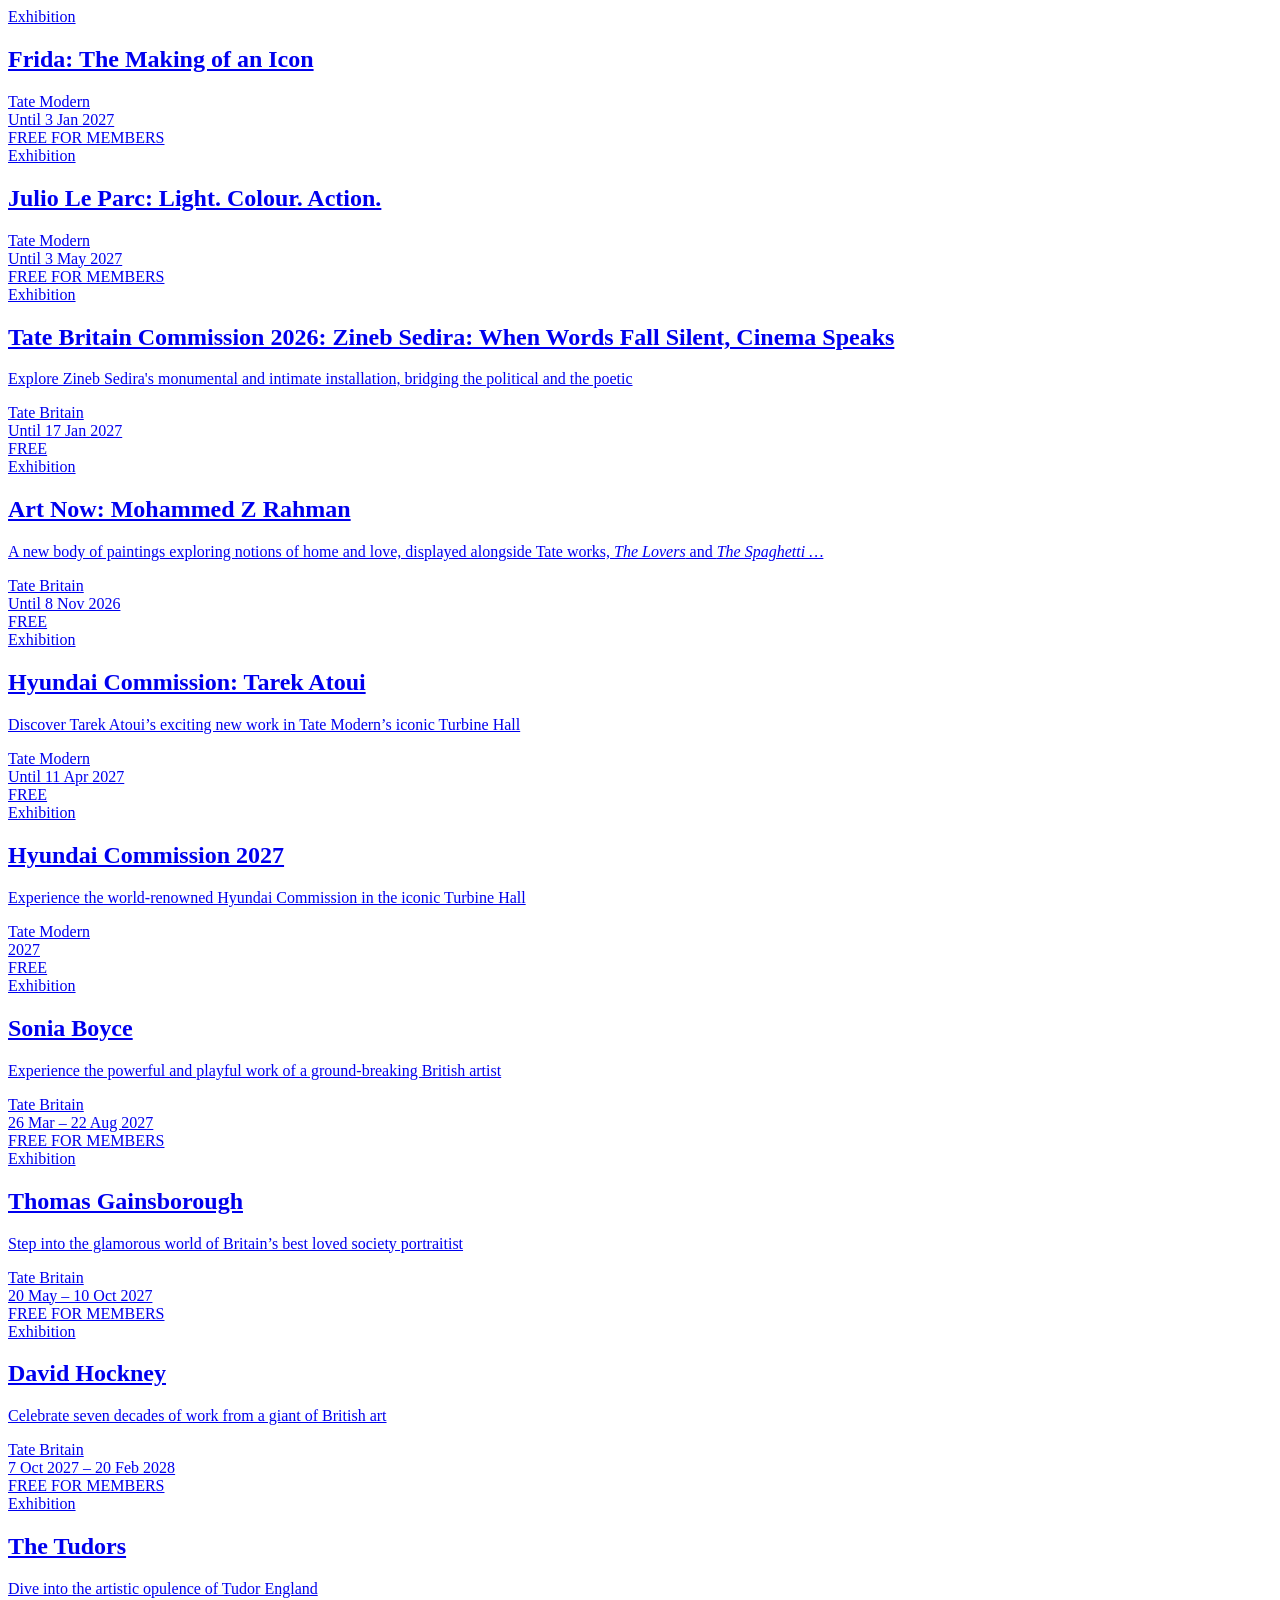
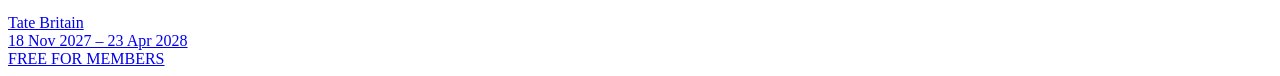
<file: tests/fixtures/tate_p2.html>
<!-- cut from https://www.tate.org.uk/whats-on?event_type=exhibition on 2026-10-22: the listing rows only, unedited -->
<html><body><div class="card card--search-promo">
<div class="card__inner">
<a aria-label="Frida: The Making of an Icon" data-gtm-destination="" data-gtm-name="card_link_title" href="/whats-on/tate-modern/frida-kahlo-the-making-of-an-icon">
<div class="card-media card-media--image">
<div class="card-media__inner responsive-container">
<div class="">

</div>

</div>
</div>
<div class="card-content">
<div class="card-content__inner">
<div class="card-tags">
<span>Exhibition</span>
</div>
<h2 class="card__title">
<span class="card__title--maintitle">Frida: The Making of an Icon</span>
</h2>
</div>
<div class="card-icons">
<div class="event-info event-info__venue">
<div class="event-icon">
<i class="icon--location"></i>
</div>
<span>Tate Modern</span>
</div>
<div class="event-info event-info__date">
<div class="event-icon">
<i class="icon--calendar"></i>
</div>
<span>Until 3 Jan 2027</span>
</div>
<div class="event-info event-info__price">
<div class="event-icon">
<i class="icon--ticket"></i>
</div>
<span> FREE FOR MEMBERS</span>
</div>
</div>
</div>
</a>
</div>
</div><div class="card card--search-promo">
<div class="card__inner">
<a aria-label="Julio Le Parc: Light. Colour. Action." data-gtm-destination="" data-gtm-name="card_link_title" href="/whats-on/tate-modern/julio-le-parc">
<div class="card-media card-media--image">
<div class="card-media__inner responsive-container">
<div class="">

</div>

</div>
</div>
<div class="card-content">
<div class="card-content__inner">
<div class="card-tags">
<span>Exhibition</span>
</div>
<h2 class="card__title">
<span class="card__title--maintitle">Julio Le Parc: Light. Colour. Action.</span>
</h2>
</div>
<div class="card-icons">
<div class="event-info event-info__venue">
<div class="event-icon">
<i class="icon--location"></i>
</div>
<span>Tate Modern</span>
</div>
<div class="event-info event-info__date">
<div class="event-icon">
<i class="icon--calendar"></i>
</div>
<span>Until 3 May 2027</span>
</div>
<div class="event-info event-info__price">
<div class="event-icon">
<i class="icon--ticket"></i>
</div>
<span> FREE FOR MEMBERS</span>
</div>
</div>
</div>
</a>
</div>
</div><div class="card">
<div class="card__inner">
<a aria-label="Tate Britain Commission 2026: Zineb Sedira: When Words Fall Silent, Cinema Speaks" data-gtm-destination="" data-gtm-name="card_link_title" href="/whats-on/tate-britain/zineb-sedira">
<div class="card-media card-media--image">
<div class="card-media__inner responsive-container">
<div class="">

</div>

</div>
</div>
<div class="card-content">
<div class="card-content__inner">
<div class="card-tags">
<span>Exhibition</span>
</div>
<h2 class="card__title">
<span class="card__title--maintitle">Tate Britain Commission 2026: Zineb Sedira: When Words Fall Silent, Cinema Speaks</span>
</h2>
<div class="card__description"><p data-block-key="9d3vm">Explore Zineb Sedira's monumental and intimate installation, bridging the political and the poetic</p></div>
</div>
<div class="card-icons">
<div class="event-info event-info__venue">
<div class="event-icon">
<i class="icon--location"></i>
</div>
<span>Tate Britain</span>
</div>
<div class="event-info event-info__date">
<div class="event-icon">
<i class="icon--calendar"></i>
</div>
<span>Until 17 Jan 2027</span>
</div>
<div class="event-info event-info__price">
<div class="event-icon">
<i class="icon--ticket"></i>
</div>
<span> FREE</span>
</div>
</div>
</div>
</a>
</div>
</div><div class="card">
<div class="card__inner">
<a aria-label="Art Now: Mohammed Z Rahman" data-gtm-destination="" data-gtm-name="card_link_title" href="/whats-on/tate-britain/art-now-mohammed-z-rahman">
<div class="card-media card-media--image">
<div class="card-media__inner responsive-container">
<div class="">

</div>

</div>
</div>
<div class="card-content">
<div class="card-content__inner">
<div class="card-tags">
<span>Exhibition</span>
</div>
<h2 class="card__title">
<span class="card__title--maintitle">Art Now: Mohammed Z Rahman</span>
</h2>
<div class="card__description"><p data-block-key="ofbev">A new body of paintings exploring notions of home and love, displayed alongside Tate works, <i>The Lovers</i> and <i>The Spaghetti …</i></p></div>
</div>
<div class="card-icons">
<div class="event-info event-info__venue">
<div class="event-icon">
<i class="icon--location"></i>
</div>
<span>Tate Britain</span>
</div>
<div class="event-info event-info__date">
<div class="event-icon">
<i class="icon--calendar"></i>
</div>
<span>Until 8 Nov 2026</span>
</div>
<div class="event-info event-info__price">
<div class="event-icon">
<i class="icon--ticket"></i>
</div>
<span> FREE</span>
</div>
</div>
</div>
</a>
</div>
</div><div class="card">
<div class="card__inner">
<a aria-label="Hyundai Commission: Tarek Atoui" data-gtm-destination="" data-gtm-name="card_link_title" href="/whats-on/tate-modern/tarek-atoui">
<div class="card-media card-media--image">
<div class="card-media__inner responsive-container">
<div class="">

</div>

</div>
</div>
<div class="card-content">
<div class="card-content__inner">
<div class="card-tags">
<span>Exhibition</span>
</div>
<h2 class="card__title">
<span class="card__title--maintitle">Hyundai Commission: Tarek Atoui</span>
</h2>
<div class="card__description"><p data-block-key="wqy8r">Discover Tarek Atoui’s exciting new work in Tate Modern’s iconic Turbine Hall</p></div>
</div>
<div class="card-icons">
<div class="event-info event-info__venue">
<div class="event-icon">
<i class="icon--location"></i>
</div>
<span>Tate Modern</span>
</div>
<div class="event-info event-info__date">
<div class="event-icon">
<i class="icon--calendar"></i>
</div>
<span>Until 11 Apr 2027</span>
</div>
<div class="event-info event-info__price">
<div class="event-icon">
<i class="icon--ticket"></i>
</div>
<span> FREE</span>
</div>
</div>
</div>
</a>
</div>
</div><div class="card">
<div class="card__inner">
<a aria-label="Hyundai Commission 2027" data-gtm-destination="" data-gtm-name="card_link_title" href="/whats-on/tate-modern/hyundai-commission-2027">
<div class="card-media card-media--image">
<div class="card-media__inner responsive-container">
<div class="">

</div>

</div>
</div>
<div class="card-content">
<div class="card-content__inner">
<div class="card-tags">
<span>Exhibition</span>
</div>
<h2 class="card__title">
<span class="card__title--maintitle">Hyundai Commission 2027</span>
</h2>
<div class="card__description"><p data-block-key="wqo3f">Experience the world-renowned Hyundai Commission in the iconic Turbine Hall</p></div>
</div>
<div class="card-icons">
<div class="event-info event-info__venue">
<div class="event-icon">
<i class="icon--location"></i>
</div>
<span>Tate Modern</span>
</div>
<div class="event-info event-info__date">
<div class="event-icon">
<i class="icon--calendar"></i>
</div>
<span>2027</span>
</div>
<div class="event-info event-info__price">
<div class="event-icon">
<i class="icon--ticket"></i>
</div>
<span> FREE</span>
</div>
</div>
</div>
</a>
</div>
</div><div class="card">
<div class="card__inner">
<a aria-label="Sonia Boyce" data-gtm-destination="" data-gtm-name="card_link_title" href="/whats-on/tate-britain/sonia-boyce">
<div class="card-media card-media--image">
<div class="card-media__inner responsive-container">
<div class="">

</div>

</div>
</div>
<div class="card-content">
<div class="card-content__inner">
<div class="card-tags">
<span>Exhibition</span>
</div>
<h2 class="card__title">
<span class="card__title--maintitle">Sonia Boyce</span>
</h2>
<div class="card__description"><p data-block-key="d1ncr">Experience the powerful and playful work of a ground-breaking British artist</p></div>
</div>
<div class="card-icons">
<div class="event-info event-info__venue">
<div class="event-icon">
<i class="icon--location"></i>
</div>
<span>Tate Britain</span>
</div>
<div class="event-info event-info__date">
<div class="event-icon">
<i class="icon--calendar"></i>
</div>
<span>26 Mar – 22 Aug 2027</span>
</div>
<div class="event-info event-info__price">
<div class="event-icon">
<i class="icon--ticket"></i>
</div>
<span> FREE FOR MEMBERS</span>
</div>
</div>
</div>
</a>
</div>
</div><div class="card">
<div class="card__inner">
<a aria-label="Thomas Gainsborough" data-gtm-destination="" data-gtm-name="card_link_title" href="/whats-on/tate-britain/thomas-gainsborough">
<div class="card-media card-media--image">
<div class="card-media__inner responsive-container">
<div class="">

</div>

</div>
</div>
<div class="card-content">
<div class="card-content__inner">
<div class="card-tags">
<span>Exhibition</span>
</div>
<h2 class="card__title card__title-small">
<span class="card__title--maintitle">Thomas Gainsborough</span>
</h2>
<div class="card__description"><p data-block-key="81rvn">Step into the glamorous world of Britain’s best loved society portraitist</p></div>
</div>
<div class="card-icons">
<div class="event-info event-info__venue">
<div class="event-icon">
<i class="icon--location"></i>
</div>
<span>Tate Britain</span>
</div>
<div class="event-info event-info__date">
<div class="event-icon">
<i class="icon--calendar"></i>
</div>
<span>20 May – 10 Oct 2027</span>
</div>
<div class="event-info event-info__price">
<div class="event-icon">
<i class="icon--ticket"></i>
</div>
<span> FREE FOR MEMBERS</span>
</div>
</div>
</div>
</a>
</div>
</div><div class="card">
<div class="card__inner">
<a aria-label="David Hockney" data-gtm-destination="" data-gtm-name="card_link_title" href="/whats-on/tate-britain/david-hockney">
<div class="card-media card-media--image">
<div class="card-media__inner responsive-container">
<div class="">

</div>

</div>
</div>
<div class="card-content">
<div class="card-content__inner">
<div class="card-tags">
<span>Exhibition</span>
</div>
<h2 class="card__title">
<span class="card__title--maintitle">David Hockney</span>
</h2>
<div class="card__description"><p data-block-key="4bh7n">Celebrate seven decades of work from a giant of British art</p></div>
</div>
<div class="card-icons">
<div class="event-info event-info__venue">
<div class="event-icon">
<i class="icon--location"></i>
</div>
<span>Tate Britain</span>
</div>
<div class="event-info event-info__date">
<div class="event-icon">
<i class="icon--calendar"></i>
</div>
<span>7 Oct 2027 – 20 Feb 2028</span>
</div>
<div class="event-info event-info__price">
<div class="event-icon">
<i class="icon--ticket"></i>
</div>
<span> FREE FOR MEMBERS</span>
</div>
</div>
</div>
</a>
</div>
</div><div class="card">
<div class="card__inner">
<a aria-label="The Tudors" data-gtm-destination="" data-gtm-name="card_link_title" href="/whats-on/tate-britain/the-tudors">
<div class="card-media card-media--image">
<div class="card-media__inner responsive-container">
<div class="">

</div>

</div>
</div>
<div class="card-content">
<div class="card-content__inner">
<div class="card-tags">
<span>Exhibition</span>
</div>
<h2 class="card__title">
<span class="card__title--maintitle">The Tudors</span>
</h2>
<div class="card__description"><p data-block-key="pjw1x">Dive into the artistic opulence of Tudor England</p></div>
</div>
<div class="card-icons">
<div class="event-info event-info__venue">
<div class="event-icon">
<i class="icon--location"></i>
</div>
<span>Tate Britain</span>
</div>
<div class="event-info event-info__date">
<div class="event-icon">
<i class="icon--calendar"></i>
</div>
<span>18 Nov 2027 – 23 Apr 2028</span>
</div>
<div class="event-info event-info__price">
<div class="event-icon">
<i class="icon--ticket"></i>
</div>
<span> FREE FOR MEMBERS</span>
</div>
</div>
</div>
</a>
</div>
</div></body></html>
</file>
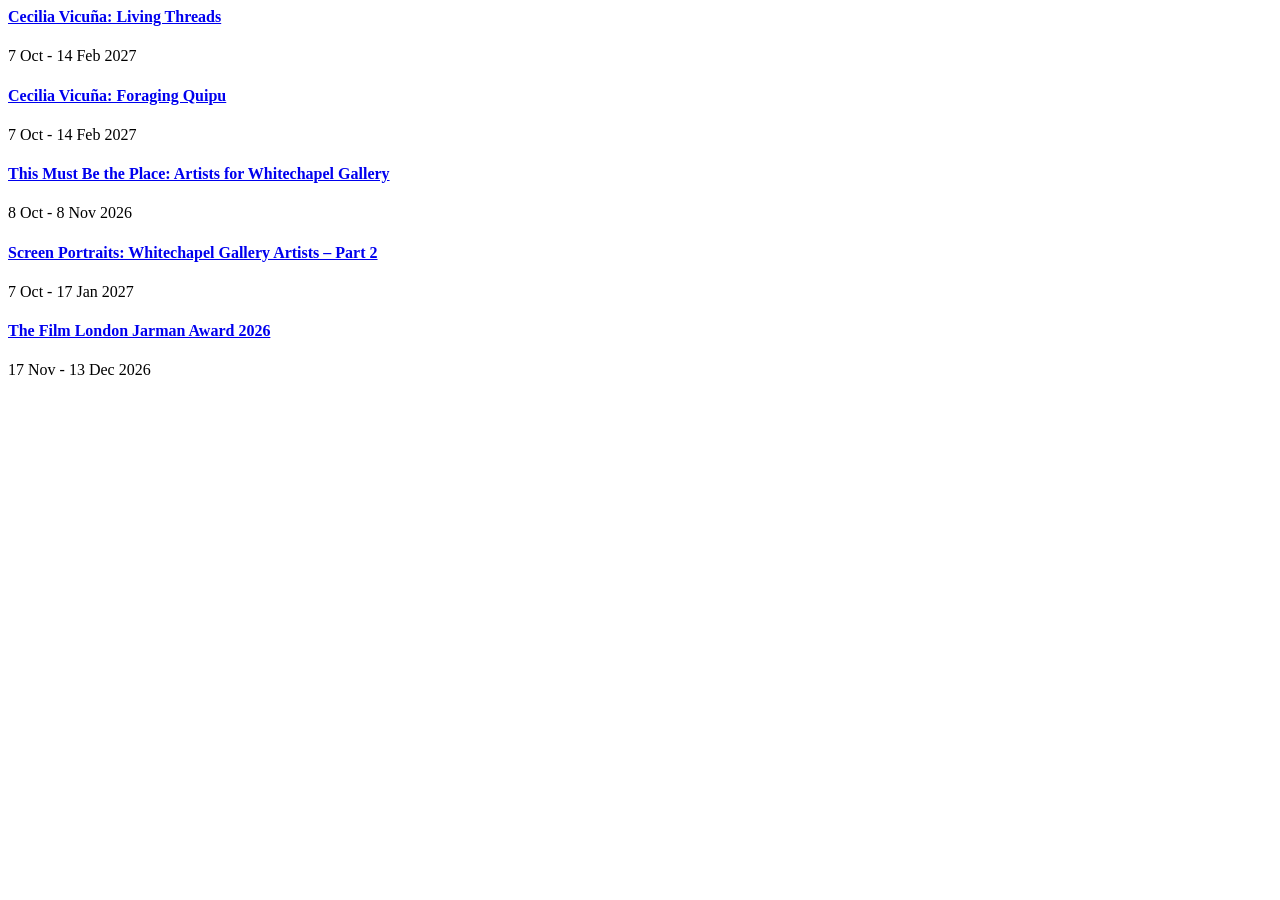
<file: tests/fixtures/whitechapel.html>
<!-- cut from https://www.whitechapelgallery.org/exhibitions/ on 2026-10-22: the listing rows only, unedited -->
<html><body><div class="oneHalfMedia onehalfImage content mediaBlock"><a href="https://www.whitechapelgallery.org/exhibitions/cecilia-vicuna/"></a><h4 class="category_name"><a href="https://www.whitechapelgallery.org/exhibitions/cecilia-vicuna/">Cecilia Vicuña: Living Threads</a></h4><h4 class="category_title"></h4><p>7 Oct - 14 Feb 2027</p></div><div class="oneHalfMedia onehalfImage last content mediaBlock"><a href="https://www.whitechapelgallery.org/exhibitions/cecilia-vicuna-foraging-quipu/"></a><h4 class="category_name"><a href="https://www.whitechapelgallery.org/exhibitions/cecilia-vicuna-foraging-quipu/">Cecilia Vicuña: Foraging Quipu</a></h4><h4 class="category_title"></h4><p>7 Oct - 14 Feb 2027</p></div><div class="oneHalfMedia onehalfImage content mediaBlock"><a href="https://www.whitechapelgallery.org/exhibitions/this-must-be-the-place-artists-for-whitechapel-gallery/"></a><h4 class="category_name"><a href="https://www.whitechapelgallery.org/exhibitions/this-must-be-the-place-artists-for-whitechapel-gallery/">This Must Be the Place: Artists for Whitechapel Gallery</a></h4><h4 class="category_title"></h4><p>8 Oct - 8 Nov 2026</p></div><div class="oneHalfMedia onehalfImage last content mediaBlock"><a href="https://www.whitechapelgallery.org/exhibitions/screen-portraits-whitechapel-gallery-artists-part-2/"></a><h4 class="category_name"><a href="https://www.whitechapelgallery.org/exhibitions/screen-portraits-whitechapel-gallery-artists-part-2/">Screen Portraits: Whitechapel Gallery Artists – Part 2</a></h4><h4 class="category_title"></h4><p>7 Oct - 17 Jan 2027</p></div><div class="oneHalfMedia onehalfImage content mediaBlock"><a href="https://www.whitechapelgallery.org/exhibitions/the-film-london-jarman-award-2026/"></a><h4 class="category_name"><a href="https://www.whitechapelgallery.org/exhibitions/the-film-london-jarman-award-2026/">The Film London Jarman Award 2026</a></h4><h4 class="category_title"></h4><p>17 Nov - 13 Dec 2026</p></div></body></html>
</file>
<file: docs/assets/styles.css>
:root {
  --bg: #fbfaf7;
  --surface: #ffffff;
  --surface-2: #f3f1ec;
  --ink: #1d1c1a;
  --ink-2: #5d5b55;
  --line: #ded9d0;
  --accent: #1f5f7a;
  --accent-ink: #ffffff;
  --warn-bg: #fdf3e0;
  --warn-ink: #7a4d0a;
  --bad-bg: #fbe9e7;
  --bad-ink: #8c2f22;
  --good-bg: #e8f2ec;
  --good-ink: #1f5c3d;
  --radius: 10px;
  --shadow: 0 1px 2px rgba(0,0,0,.05), 0 6px 18px rgba(0,0,0,.05);
}

@media (prefers-color-scheme: dark) {
  :root {
    --bg: #17181a;
    --surface: #1f2124;
    --surface-2: #272a2e;
    --ink: #e9e7e3;
    --ink-2: #a7a49d;
    --line: #35383d;
    --accent: #7fc4e0;
    --accent-ink: #10242c;
    --warn-bg: #3a2f14;
    --warn-ink: #f0cf8a;
    --bad-bg: #3a201c;
    --bad-ink: #f3b3a8;
    --good-bg: #1b2f26;
    --good-ink: #a7dcc0;
    --shadow: 0 1px 2px rgba(0,0,0,.4), 0 6px 18px rgba(0,0,0,.35);
  }
}

* { box-sizing: border-box; }

body {
  margin: 0;
  background: var(--bg);
  color: var(--ink);
  font: 16px/1.5 ui-sans-serif, system-ui, -apple-system, "Segoe UI", Roboto, sans-serif;
  -webkit-text-size-adjust: 100%;
}

.wrap { max-width: 1100px; margin: 0 auto; padding: 0 16px; }

.skip {
  position: absolute; left: -9999px;
}
.skip:focus { left: 8px; top: 8px; background: var(--surface); padding: 8px; z-index: 10; }

.topbar {
  background: var(--surface);
  border-bottom: 1px solid var(--line);
  padding: 22px 0 16px;
  margin-bottom: 20px;
}
.topbar h1 { margin: 0; font-size: 1.6rem; letter-spacing: -.01em; }
.tagline { margin: 2px 0 0; color: var(--ink-2); }

/* Two pages over one data file: events, and exhibitions. */
.pages { display: flex; gap: 4px; margin: 12px 0 0; flex-wrap: wrap; }
.pages a {
  padding: 5px 14px; border-radius: 999px; border: 1px solid var(--line);
  color: var(--ink); text-decoration: none; font-size: .9rem;
}
.pages a:hover { border-color: var(--accent); }
.pages a[aria-current="page"] {
  background: var(--accent); color: var(--accent-ink); border-color: var(--accent);
}
.freshness { margin: 10px 0 0; font-size: .85rem; color: var(--ink-2); }
.freshness.stale {
  background: var(--warn-bg); color: var(--warn-ink);
  padding: 6px 10px; border-radius: var(--radius); display: inline-block;
}

/* ---------- controls ---------- */

.controls {
  background: var(--surface);
  border: 1px solid var(--line);
  border-radius: var(--radius);
  padding: 14px;
  box-shadow: var(--shadow);
  margin-bottom: 18px;
}

.row { display: flex; flex-wrap: wrap; gap: 12px; align-items: flex-end; margin-bottom: 12px; }
/* auto-fit rather than a fixed count: the row holds four fieldsets now, and
 * a fixed three stranded the fourth alone on a second line. */
.row.facets {
  display: grid;
  grid-template-columns: repeat(auto-fit, minmax(215px, 1fr));
  align-items: start;
}
.row:last-child { margin-bottom: 0; }
.grow { flex: 1 1 260px; }

label { display: block; font-size: .82rem; }
label > span { display: block; color: var(--ink-2); margin-bottom: 3px; }

input[type=search], input[type=number], input[type=date], select {
  font: inherit; font-size: .95rem;
  color: var(--ink); background: var(--bg);
  border: 1px solid var(--line); border-radius: 8px;
  padding: 7px 9px; width: 100%;
}
input[type=number] { width: 5.5em; }
input[type=date] { width: auto; }

fieldset {
  flex: 1 1 240px;
  border: 1px solid var(--line); border-radius: 8px;
  padding: 8px 10px 10px; margin: 0; min-width: 0;
}
legend { font-size: .78rem; color: var(--ink-2); padding: 0 4px; }
.hint { font-weight: 400; opacity: .8; }

.chips { display: flex; flex-wrap: wrap; gap: 6px; }
.chip {
  font: inherit; font-size: .82rem;
  background: var(--surface-2); color: var(--ink);
  border: 1px solid var(--line); border-radius: 999px;
  padding: 4px 11px; cursor: pointer;
}
.chip[aria-pressed="true"] { background: var(--accent); color: var(--accent-ink); border-color: var(--accent); }
.chip .n { opacity: .65; font-variant-numeric: tabular-nums; margin-left: 4px; }

/* The two date inputs size to their own content by default (~150px each),
 * which overflowed the fieldset once the facets row gained a fourth column.
 * They shrink and wrap instead, so the box holds them at any column width. */
.dates { display: flex; flex-wrap: wrap; gap: 10px; margin-top: 8px; }
/* `display: flex` beats the user agent's rule for the hidden attribute, so
 * the inputs stayed on screen however often the attribute was set. */
.dates[hidden] { display: none; }
.dates label { flex: 1 1 130px; min-width: 0; }
.dates input[type=date] { width: 100%; }

.row.actions { align-items: center; gap: 10px; }
#count { margin: 0; flex: 1 1 auto; font-size: .9rem; color: var(--ink-2); }

button.ghost, .card-foot button, .card-foot a {
  font: inherit; font-size: .85rem;
  background: var(--surface-2); color: var(--ink);
  border: 1px solid var(--line); border-radius: 8px;
  padding: 6px 11px; cursor: pointer; text-decoration: none;
}
button.ghost:hover, .card-foot button:hover, .card-foot a:hover { border-color: var(--accent); }

/* ---------- results ---------- */

#results { display: grid; gap: 14px; }
.month { margin: 6px 0 0; font-size: 1.05rem; color: var(--ink-2); border-bottom: 1px solid var(--line); padding-bottom: 4px; }

.cards { display: grid; gap: 12px; grid-template-columns: repeat(auto-fill, minmax(300px, 1fr)); }

.card {
  background: var(--surface); border: 1px solid var(--line);
  border-radius: var(--radius); padding: 12px 13px;
  box-shadow: var(--shadow); display: flex; flex-direction: column; gap: 6px;
}
.card.saved { border-color: var(--accent); }
.card-head { display: flex; justify-content: space-between; gap: 8px; align-items: baseline; }
.when { font-size: .85rem; font-weight: 600; color: var(--accent); }
.card h3 { margin: 0; font-size: 1.02rem; line-height: 1.3; }
.card h3 a { color: var(--ink); text-decoration: none; }
.card h3 a:hover { text-decoration: underline; }
.card .meta, .card .summary, .card .tags { margin: 0; font-size: .85rem; color: var(--ink-2); }
.card .summary {
  color: var(--ink);
  display: -webkit-box; -webkit-line-clamp: 4; -webkit-box-orient: vertical;
  overflow: hidden;
}
.card-foot { display: flex; flex-wrap: wrap; gap: 6px; margin-top: auto; padding-top: 6px; }

.badges { display: flex; flex-wrap: wrap; gap: 4px; justify-content: flex-end; }
.badge {
  font-size: .72rem; padding: 2px 7px; border-radius: 999px;
  background: var(--surface-2); color: var(--ink-2); white-space: nowrap;
}
.badge.free { background: var(--good-bg); color: var(--good-ink); }
.badge.age-eligible { background: var(--good-bg); color: var(--good-ink); }
.badge.age-unknown { background: var(--warn-bg); color: var(--warn-ink); }
.badge.alert { background: var(--bad-bg); color: var(--bad-ink); }
.badge.verified { background: var(--good-bg); color: var(--good-ink); }
.badge.closing { background: var(--warn-bg); color: var(--warn-ink); }
.tag {
  display: inline-block; font-size: .74rem; margin: 2px 4px 0 0;
  padding: 1px 7px; border: 1px solid var(--line); border-radius: 999px;
}
/* Subject and ways-of-working are different axes, so they read differently. */
.tag.style { border-style: dashed; color: var(--accent); }
.tag.source { opacity: .7; }
.sub {
  display: block; font-size: .78rem; color: var(--ink-2); margin-top: 2px;
}
.sub.warn { color: var(--warn-ink); }

table { width: 100%; border-collapse: collapse; font-size: .88rem; background: var(--surface); }
th, td { text-align: left; padding: 7px 9px; border-bottom: 1px solid var(--line); vertical-align: top; }
th { color: var(--ink-2); font-size: .78rem; text-transform: uppercase; letter-spacing: .04em; }
td a { color: var(--ink); }
.table-scroll { overflow-x: auto; border: 1px solid var(--line); border-radius: var(--radius); }

.empty { padding: 26px; text-align: center; color: var(--ink-2); background: var(--surface); border: 1px dashed var(--line); border-radius: var(--radius); }

/* ---------- health panel ---------- */

.health { margin: 26px 0; background: var(--surface); border: 1px solid var(--line); border-radius: var(--radius); padding: 10px 14px; }
.health summary { cursor: pointer; font-size: .9rem; color: var(--ink-2); }
.health table { margin-top: 10px; }
.note { font-size: .82rem; color: var(--ink-2); }
.note code {
  font-family: ui-monospace, SFMono-Regular, Menlo, monospace;
  font-size: .95em; background: var(--surface-2);
  padding: 1px 5px; border-radius: 4px;
}
.status-ok { color: var(--good-ink); }
.status-bad { color: var(--bad-ink); font-weight: 600; }

footer { margin: 30px 0; font-size: .82rem; color: var(--ink-2); }
footer a { color: var(--accent); }

@media (max-width: 560px) {
  .row.facets { grid-template-columns: 1fr; }
}

@media (max-width: 620px) {
  .row { gap: 10px; }
  fieldset { flex-basis: 100%; }
}
</file>
